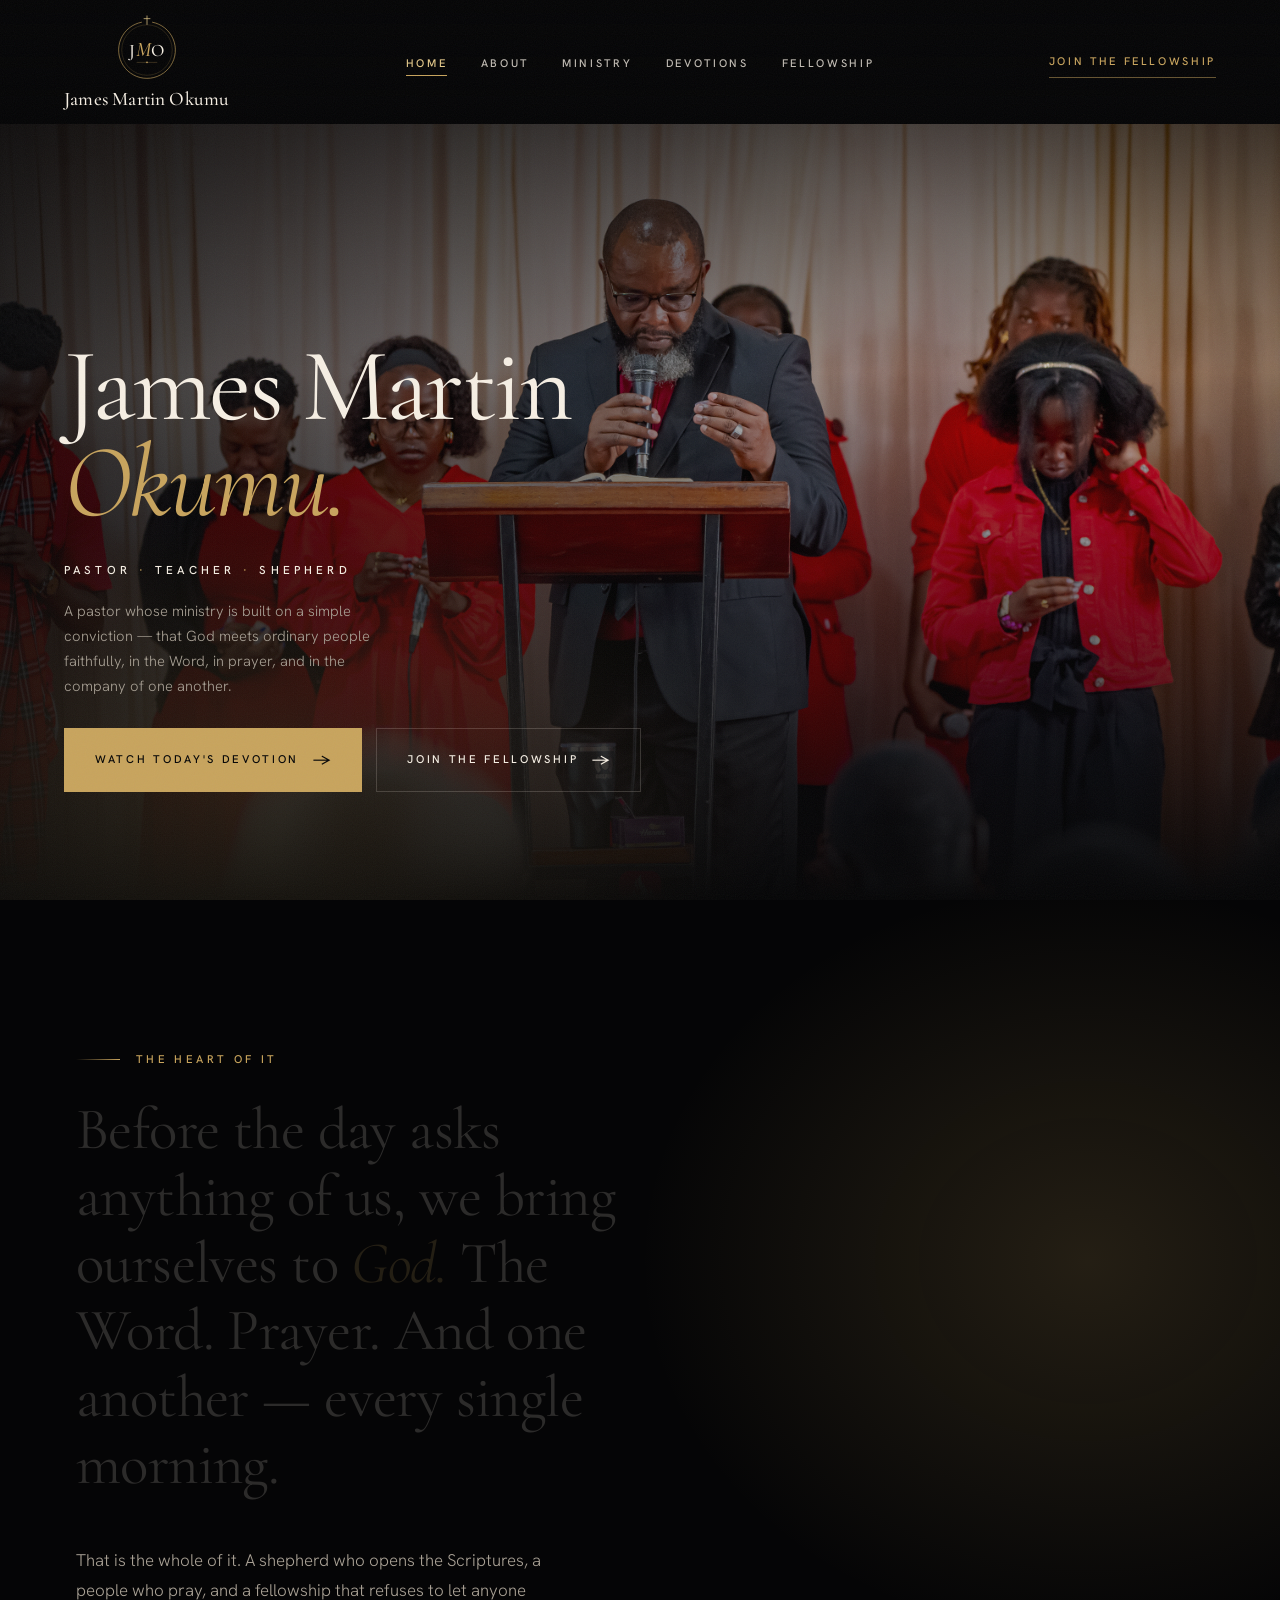
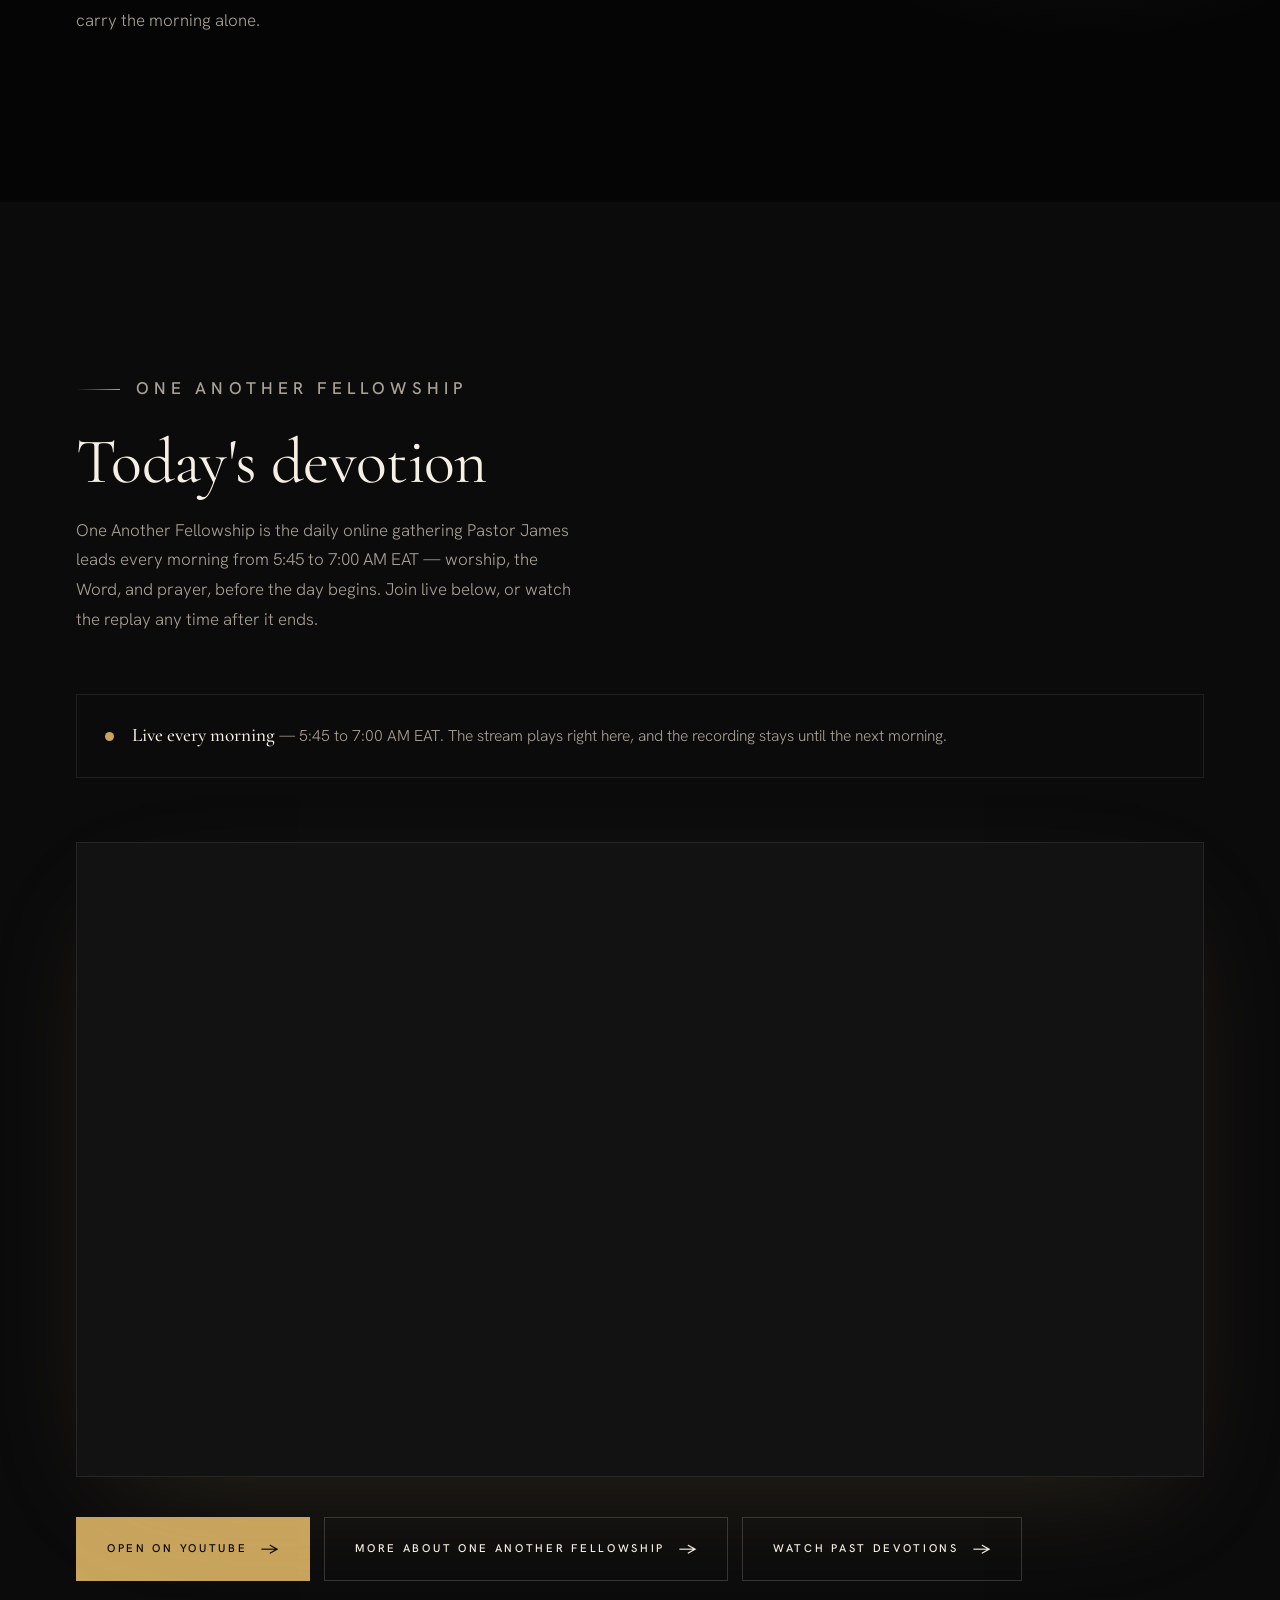
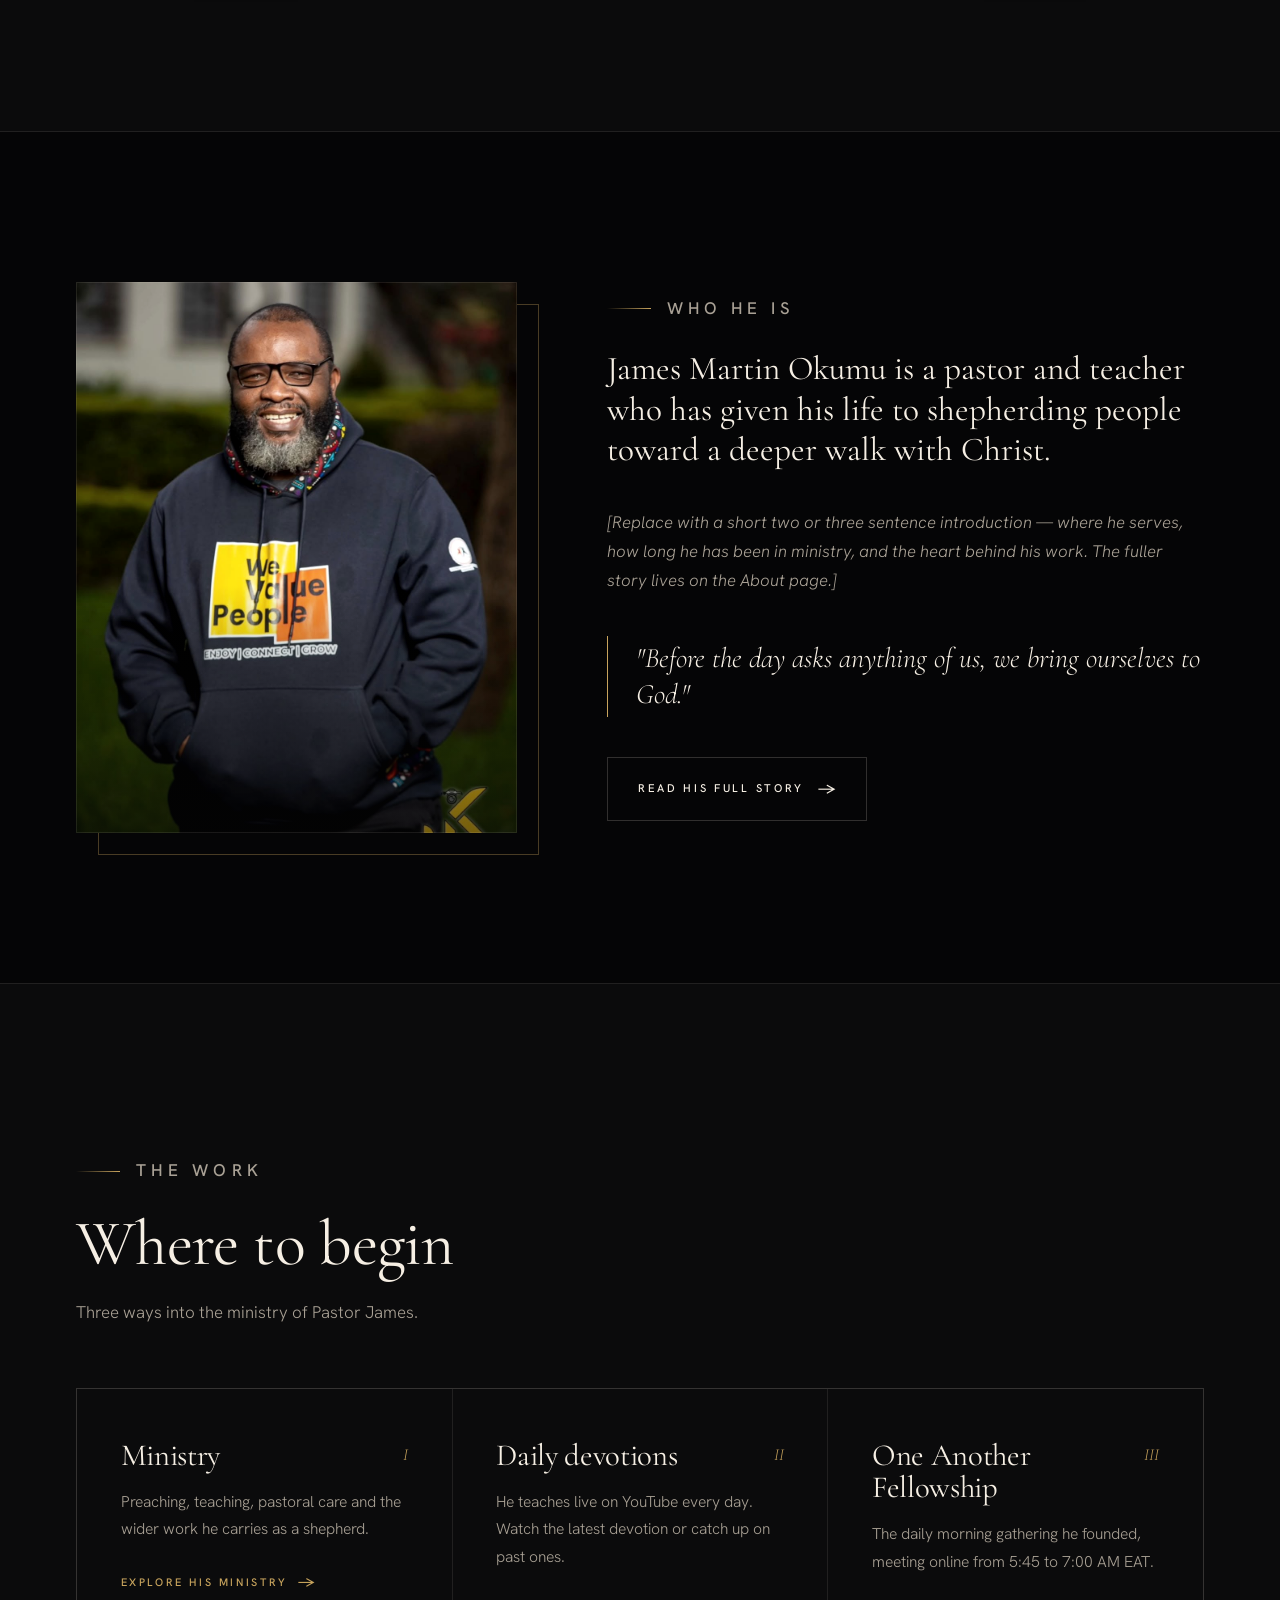
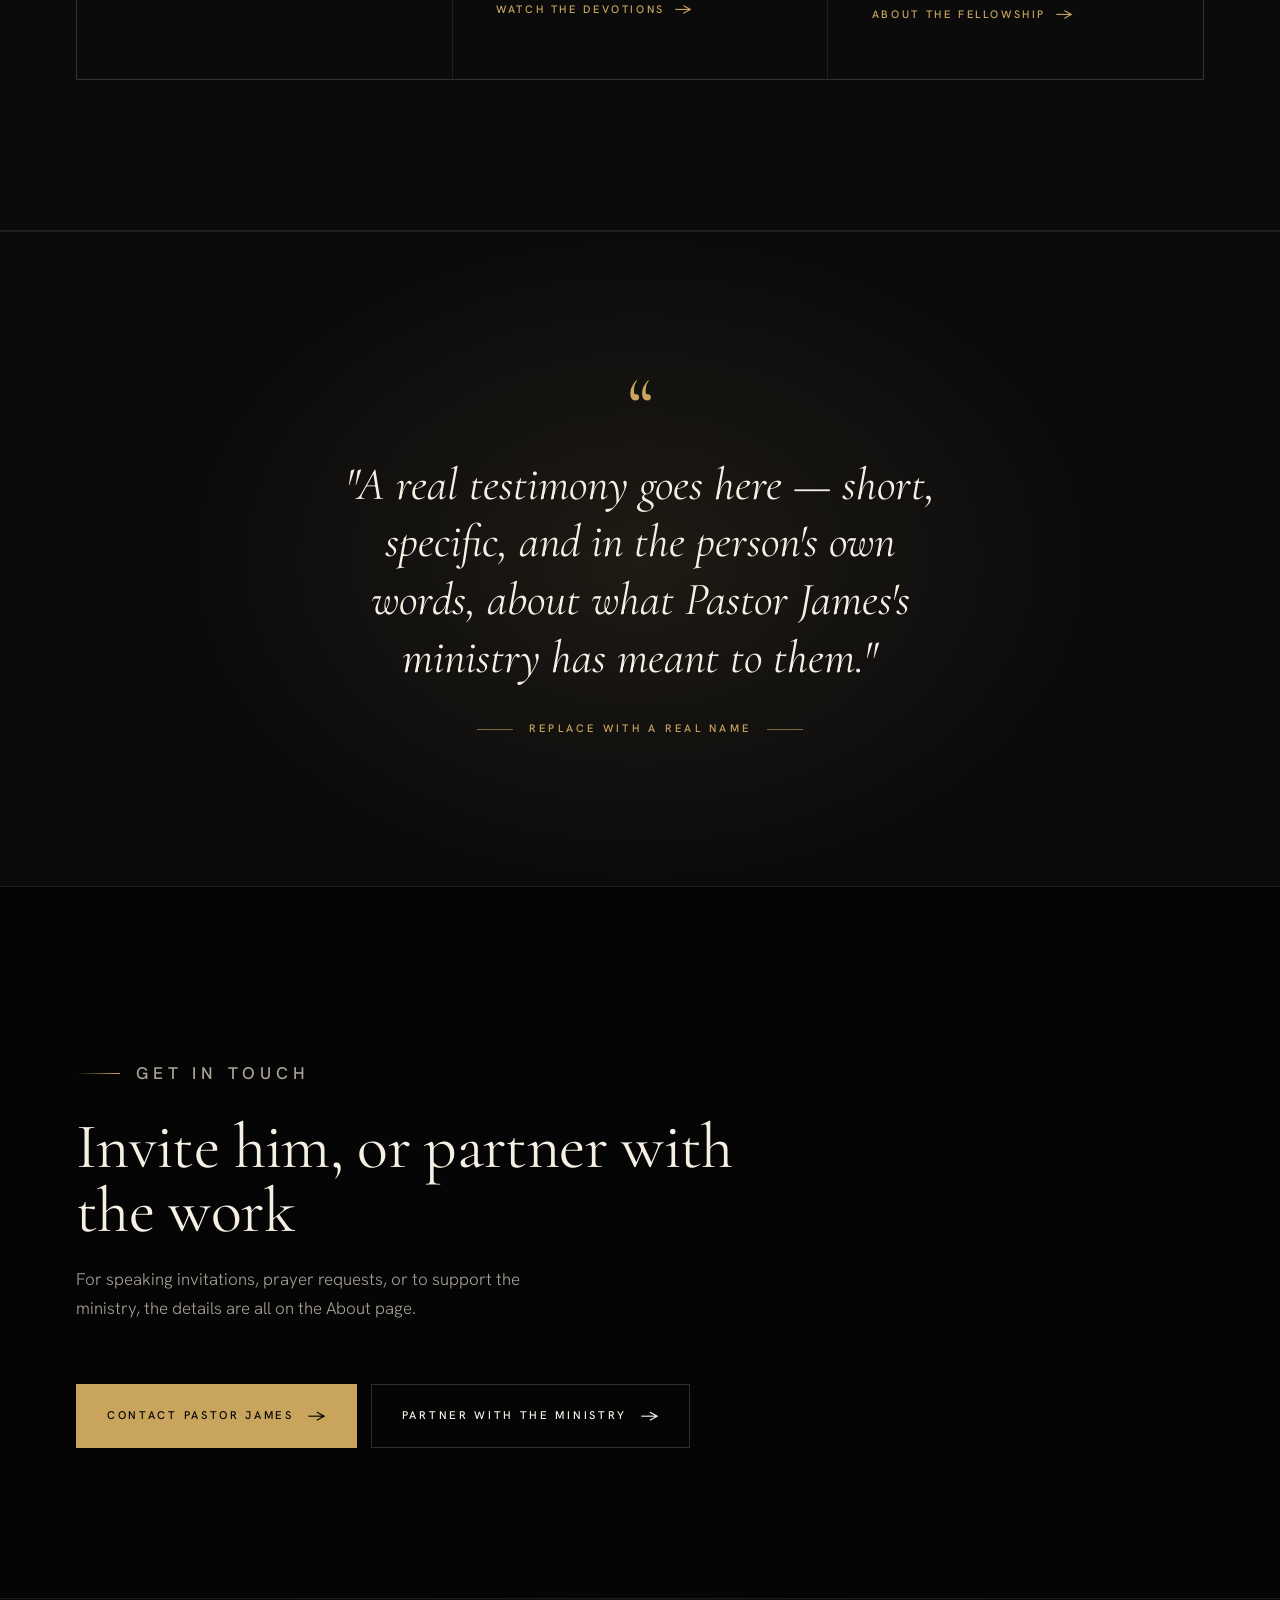
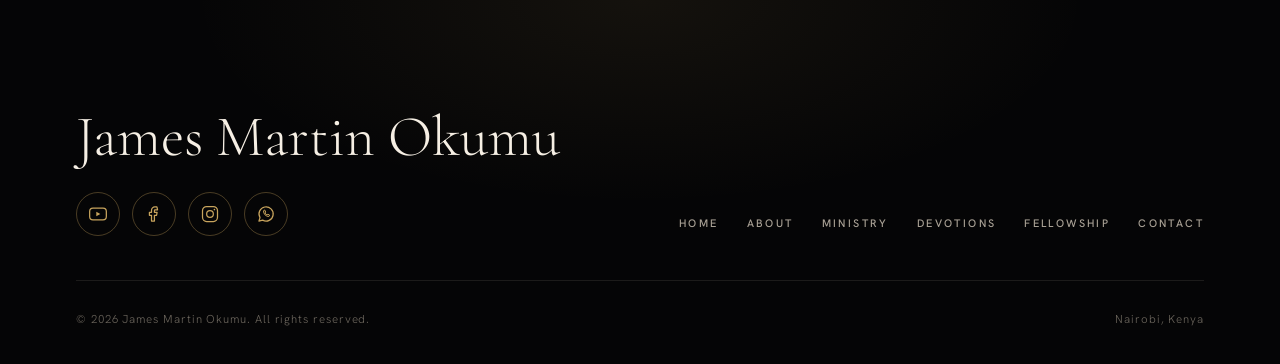
<file: docs/index.html>
<!DOCTYPE html>
<html lang="en">
<head>
<meta charset="UTF-8">
<meta name="viewport" content="width=device-width, initial-scale=1.0">
<title>James Martin Okumu — Pastor &amp; Teacher</title>
<meta name="description" content="The official website of James Martin Okumu — pastor, teacher and shepherd.">
<meta name="theme-color" content="#0D0D0B">
<link rel="icon" href="Images/jmo-logo.svg" type="image/svg+xml">
<link rel="preconnect" href="https://fonts.googleapis.com">
<link rel="preconnect" href="https://fonts.gstatic.com" crossorigin>
<link href="https://fonts.googleapis.com/css2?family=Cormorant+Garamond:ital,wght@0,400;0,500;0,600;1,400;1,500&family=Hanken+Grotesk:wght@300;400;500;600&display=swap" rel="stylesheet">
<link rel="stylesheet" href="style.css">
</head>
<body>

<header class="site-nav">
  <nav class="nav-inner" aria-label="Main">
    <a href="index.html" class="brand"><img src="Images/jmo-logo.svg" alt="" class="brand-logo"><span class="brand-name">James Martin Okumu</span></a>
    <ul class="links" id="navLinks">
      <li><a href="index.html" class="current">Home</a></li>
      <li><a href="about.html">About</a></li>
      <li><a href="ministry.html">Ministry</a></li>
      <li><a href="devotions.html">Devotions</a></li>
      <li><a href="fellowship.html">Fellowship</a></li>
      <li class="menu-cta"><a href="fellowship.html">Join the Fellowship</a></li>
    </ul>
    <a href="fellowship.html" class="nav-cta">Join the Fellowship</a>
    <button class="nav-toggle" id="navToggle" aria-label="Open menu" aria-expanded="false" aria-controls="navLinks">
      <span></span><span></span>
    </button>
  </nav>
</header>

<main>

  <!-- ============ HERO ============
       One full-width photo with a slow zoom as the page opens.

       TO CHANGE THE PHOTO: edit the data-src value below.
       (Adding more .hero-slide lines turns it back into a slideshow.)
  ================================================== -->
  <section class="hero" id="hero">
    <div class="hero-slides" id="heroSlides">
      <div class="hero-slide" data-src="Images/pj14.jpg"></div>
    </div>
    <div class="hero-scrim"></div>

    <div class="hero-inner">
      <h1>James Martin <em>Okumu.</em></h1>
      <p class="hero-role">Pastor<span>·</span>Teacher<span>·</span>Shepherd</p>
      <p class="hero-lede">
        A pastor whose ministry is built on a simple conviction — that God meets
        ordinary people faithfully, in the Word, in prayer, and in the company of
        one another.
      </p>
      <div class="btn-row">
        <a href="#devotion" class="btn btn-gold">Watch today's devotion</a>
        <a href="fellowship.html" class="btn btn-outline">Join the fellowship</a>
      </div>
    </div>

    <a href="#statement" class="scroll-cue">Keep scrolling</a>
  </section>

  <!-- ============ STATEMENT ============
       The words light up one by one as you scroll.
       Wrap any words in <em> to make them gold italic.
  ================================================== -->
  <section class="statement" id="statement">
    <div class="wrap">
      <p class="kicker">THE HEART OF IT</p>
      <p class="lit-text">
        Before the day asks anything of us, we bring ourselves to <em>God.</em>
        The Word. Prayer. And one another — every single morning.
      </p>
      <p class="after">
        That is the whole of it. A shepherd who opens the Scriptures, a people who
        pray, and a fellowship that refuses to let anyone carry the morning alone.
      </p>
    </div>
  </section>

  <!-- ============ TODAY'S DEVOTION (One Another Fellowship) ============
       A short line about One Another Fellowship, then the YouTube player.

       THIS UPDATES ITSELF — NOTHING TO EDIT DAILY.
       The player shows the newest video on Pastor James's channel
       (youtube.com/@pastajmo). While the 5:45 AM stream is live, that
       stream IS the newest video, so it plays live here. When it ends,
       the recording stays here until the next morning's stream begins.

       How: the src uses the channel's "uploads" playlist. A channel ID
       starts with UC; the uploads playlist is the same ID with UU instead.
         Channel ID:        UCQ_o4bm9EggnzsvZzTGZjMw
         Uploads playlist:  UUQ_o4bm9EggnzsvZzTGZjMw
       Only change it if the ministry moves to a different channel.
  ================================================== -->
  <section id="devotion" style="background:var(--black-2); border-bottom:1px solid var(--line);">
    <div class="wrap">
      <div class="section-head">
        <p class="kicker">ONE ANOTHER FELLOWSHIP</p>
        <h2>Today's devotion</h2>
        <p>
          One Another Fellowship is the daily online gathering Pastor James leads
          every morning from 5:45 to 7:00 AM EAT — worship, the Word, and prayer,
          before the day begins. Join live below, or watch the replay any time
          after it ends.
        </p>
      </div>

      <div class="live-banner">
        <span class="live-dot"></span>
        <span class="txt"><strong>Live every morning</strong> — 5:45 to 7:00 AM EAT. The stream plays right here, and the recording stays until the next morning.</span>
      </div>

      <div class="video-frame">
        <iframe src="https://www.youtube.com/embed/videoseries?list=UUQ_o4bm9EggnzsvZzTGZjMw" title="Today's devotion — latest from Pastor James on YouTube" allow="accelerometer; autoplay; clipboard-write; encrypted-media; gyroscope; picture-in-picture; web-share" referrerpolicy="strict-origin-when-cross-origin" allowfullscreen></iframe>
      </div>

      <div class="btn-row">
        <a href="https://www.youtube.com/@pastajmo/streams" target="_blank" rel="noopener" class="btn btn-gold">Open on YouTube</a>
        <a href="fellowship.html" class="btn btn-outline">More about One Another Fellowship</a>
        <a href="devotions.html" class="btn btn-outline">Watch past devotions</a>
      </div>
    </div>
  </section>

  <!-- ============ INTRO ============ -->
  <section>
    <div class="wrap">
      <div class="split">
        <div class="split-media">
          <div class="photo">
            <img src="Images/pj4.jpeg" alt="Pastor James Martin Okumu">
            <div class="ph-note">images/portrait.jpg<br><small>portrait, 4:5</small></div>
          </div>
        </div>
        <div class="body-copy">
          <p class="kicker">WHO HE IS</p>
          <p class="lead">
            James Martin Okumu is a pastor and teacher who has given his life to
            shepherding people toward a deeper walk with Christ.
          </p>
          <p>
            <em>[Replace with a short two or three sentence introduction — where he
            serves, how long he has been in ministry, and the heart behind his work.
            The fuller story lives on the About page.]</em>
          </p>
          <p class="pull">"Before the day asks anything of us, we bring ourselves to God."</p>
          <div class="btn-row">
            <a href="about.html" class="btn btn-outline">Read his full story</a>
          </div>
        </div>
      </div>
    </div>
  </section>

  <!-- ============ THREE DOORS ============ -->
  <section class="alt-bg" style="background:var(--black-2); border-top:1px solid var(--line); border-bottom:1px solid var(--line);">
    <div class="wrap">
      <div class="section-head">
        <p class="kicker">THE WORK</p>
        <h2>Where to begin</h2>
        <p>Three ways into the ministry of Pastor James.</p>
      </div>
      <div class="grid-3 alt-bg">
        <div class="cell">
          <h3>Ministry</h3>
          <p>Preaching, teaching, pastoral care and the wider work he carries as a shepherd.</p>
          <a href="ministry.html" class="more">Explore his ministry</a>
        </div>
        <div class="cell">
          <h3>Daily devotions</h3>
          <p>He teaches live on YouTube every day. Watch the latest devotion or catch up on past ones.</p>
          <a href="devotions.html" class="more">Watch the devotions</a>
        </div>
        <div class="cell">
          <h3>One Another Fellowship</h3>
          <p>The daily morning gathering he founded, meeting online from 5:45 to 7:00 AM EAT.</p>
          <a href="fellowship.html" class="more">About the fellowship</a>
        </div>
      </div>
    </div>
  </section>

  <!-- ============ TESTIMONY ============ -->
  <section class="testimony">
    <div class="wrap">
      <blockquote>
        "A real testimony goes here — short, specific, and in the person's own words,
        about what Pastor James's ministry has meant to them."
        <cite>REPLACE WITH A REAL NAME</cite>
      </blockquote>
    </div>
  </section>

  <!-- ============ CTA ============ -->
  <section>
    <div class="wrap">
      <div class="section-head">
        <p class="kicker">GET IN TOUCH</p>
        <h2>Invite him, or partner with the work</h2>
        <p>
          For speaking invitations, prayer requests, or to support the ministry,
          the details are all on the About page.
        </p>
      </div>
      <div class="btn-row" style="margin-top:0;">
        <a href="about.html#contact" class="btn btn-gold">Contact Pastor James</a>
        <a href="about.html#partner" class="btn btn-outline">Partner with the ministry</a>
      </div>
    </div>
  </section>

</main>

<footer>
  <div class="wrap">
    <div class="footer-top">
      <div>
        <div class="footer-brand">James Martin Okumu</div>
        <ul class="socials">
          <li><a href="https://youtube.com/@pastajmo?si=jwKkBSvHOU5rkGLG" target="_blank" rel="noopener" aria-label="YouTube" title="YouTube"><svg viewBox="0 0 24 24" aria-hidden="true" fill="none" stroke="currentColor" stroke-width="1.5" stroke-linecap="round" stroke-linejoin="round"><rect x="2" y="5" width="20" height="14" rx="4"/><path d="M10 9.2v5.6l4.8-2.8z" fill="currentColor" stroke="none"/></svg></a></li>
          <li><a href="https://www.facebook.com/share/1CH9xJ3EPk/?mibextid=wwXIfr" target="_blank" rel="noopener" aria-label="Facebook" title="Facebook"><svg viewBox="0 0 24 24" aria-hidden="true" fill="none" stroke="currentColor" stroke-width="1.5" stroke-linecap="round" stroke-linejoin="round"><path d="M15.5 3.5H13a4 4 0 0 0-4 4V10H6.5v3.5H9v7h3.5v-7h2.6l.6-3.5h-3.2V8a1 1 0 0 1 1-1h2.8z"/></svg></a></li>
          <li><a href="https://www.instagram.com/pastajmo_?stkn=NXFvdDA4YzVlY3pz" target="_blank" rel="noopener" aria-label="Instagram" title="Instagram"><svg viewBox="0 0 24 24" aria-hidden="true" fill="none" stroke="currentColor" stroke-width="1.5" stroke-linecap="round" stroke-linejoin="round"><rect x="3" y="3" width="18" height="18" rx="5"/><circle cx="12" cy="12" r="4"/><circle cx="17.3" cy="6.7" r="1" fill="currentColor" stroke="none"/></svg></a></li>
          <li><a href="https://wa.me/254716153771" target="_blank" rel="noopener" aria-label="WhatsApp" title="WhatsApp"><svg viewBox="0 0 24 24" aria-hidden="true" fill="none" stroke="currentColor" stroke-width="1.5" stroke-linecap="round" stroke-linejoin="round"><path d="M3.5 20.5l1.3-4.2A8.5 8.5 0 1 1 8 19.4z"/><path d="M9 8.6c0 3.5 2.9 6.4 6.4 6.4l1-1.6-2.2-1.1-1 .9a5 5 0 0 1-2.4-2.4l.9-1-1.1-2.2z" stroke-width="1.2"/></svg></a></li>
        </ul>
      </div>
      <ul class="footer-links">
        <li><a href="index.html">Home</a></li>
        <li><a href="about.html">About</a></li>
        <li><a href="ministry.html">Ministry</a></li>
        <li><a href="devotions.html">Devotions</a></li>
        <li><a href="fellowship.html">Fellowship</a></li>
        <li><a href="about.html#contact">Contact</a></li>
      </ul>
    </div>
    <div class="footer-bottom">
      <span>&copy; <span id="year"></span> James Martin Okumu. All rights reserved.</span>
      <span>Nairobi, Kenya</span>
    </div>
  </div>
</footer>

<script src="main.js"></script>
</body>
</html>
</file>
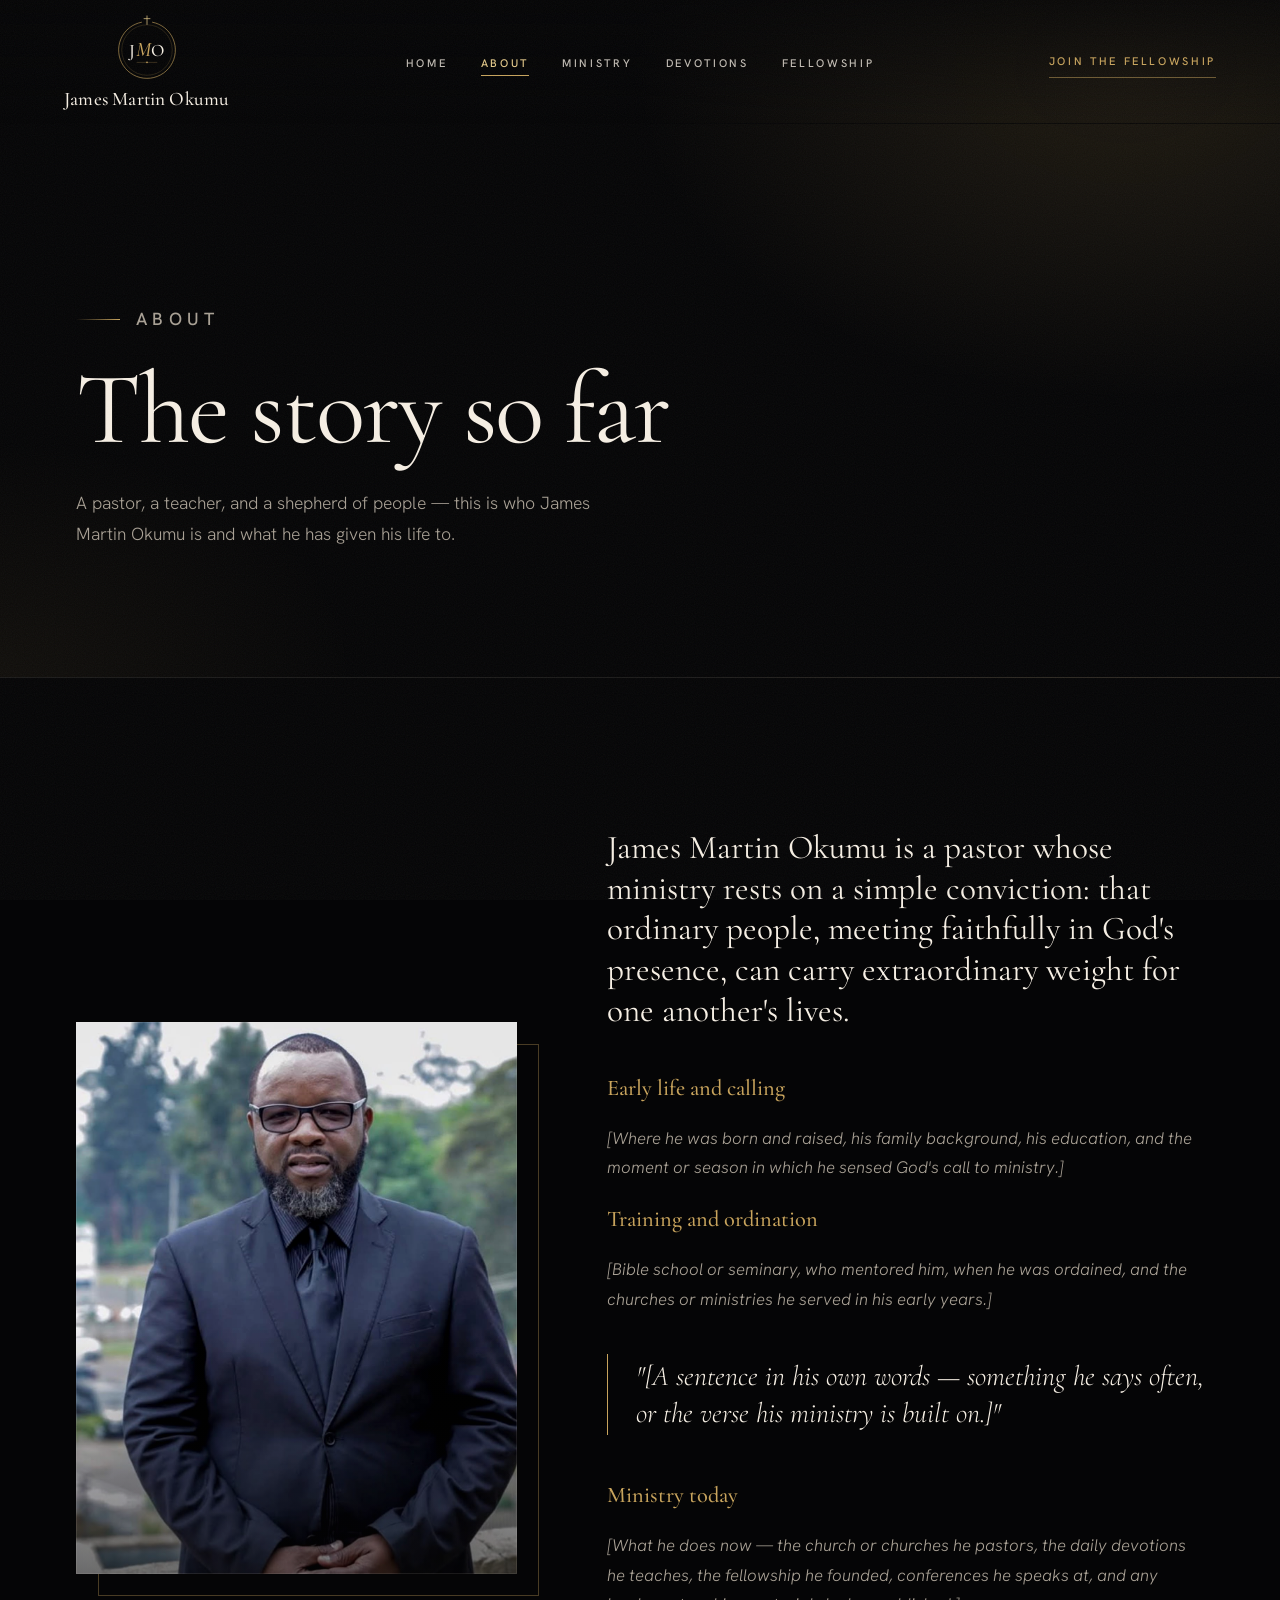
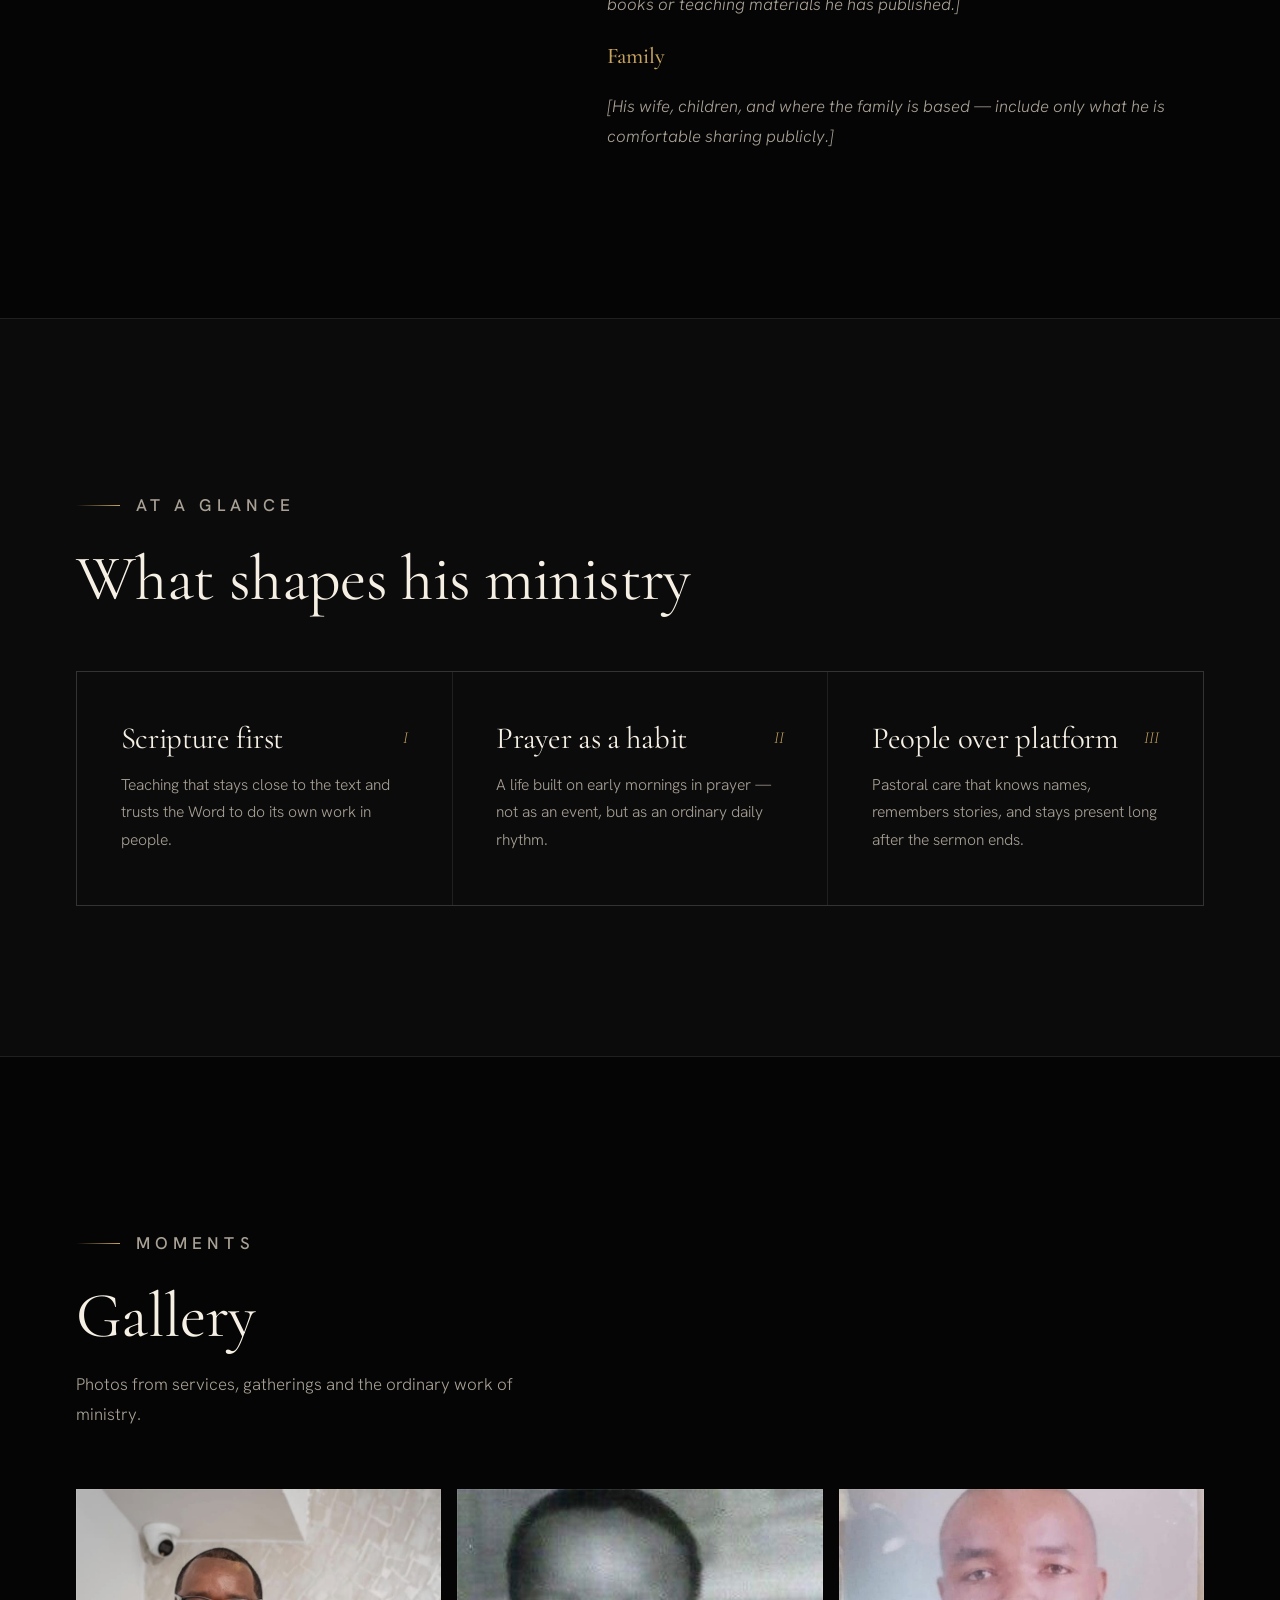
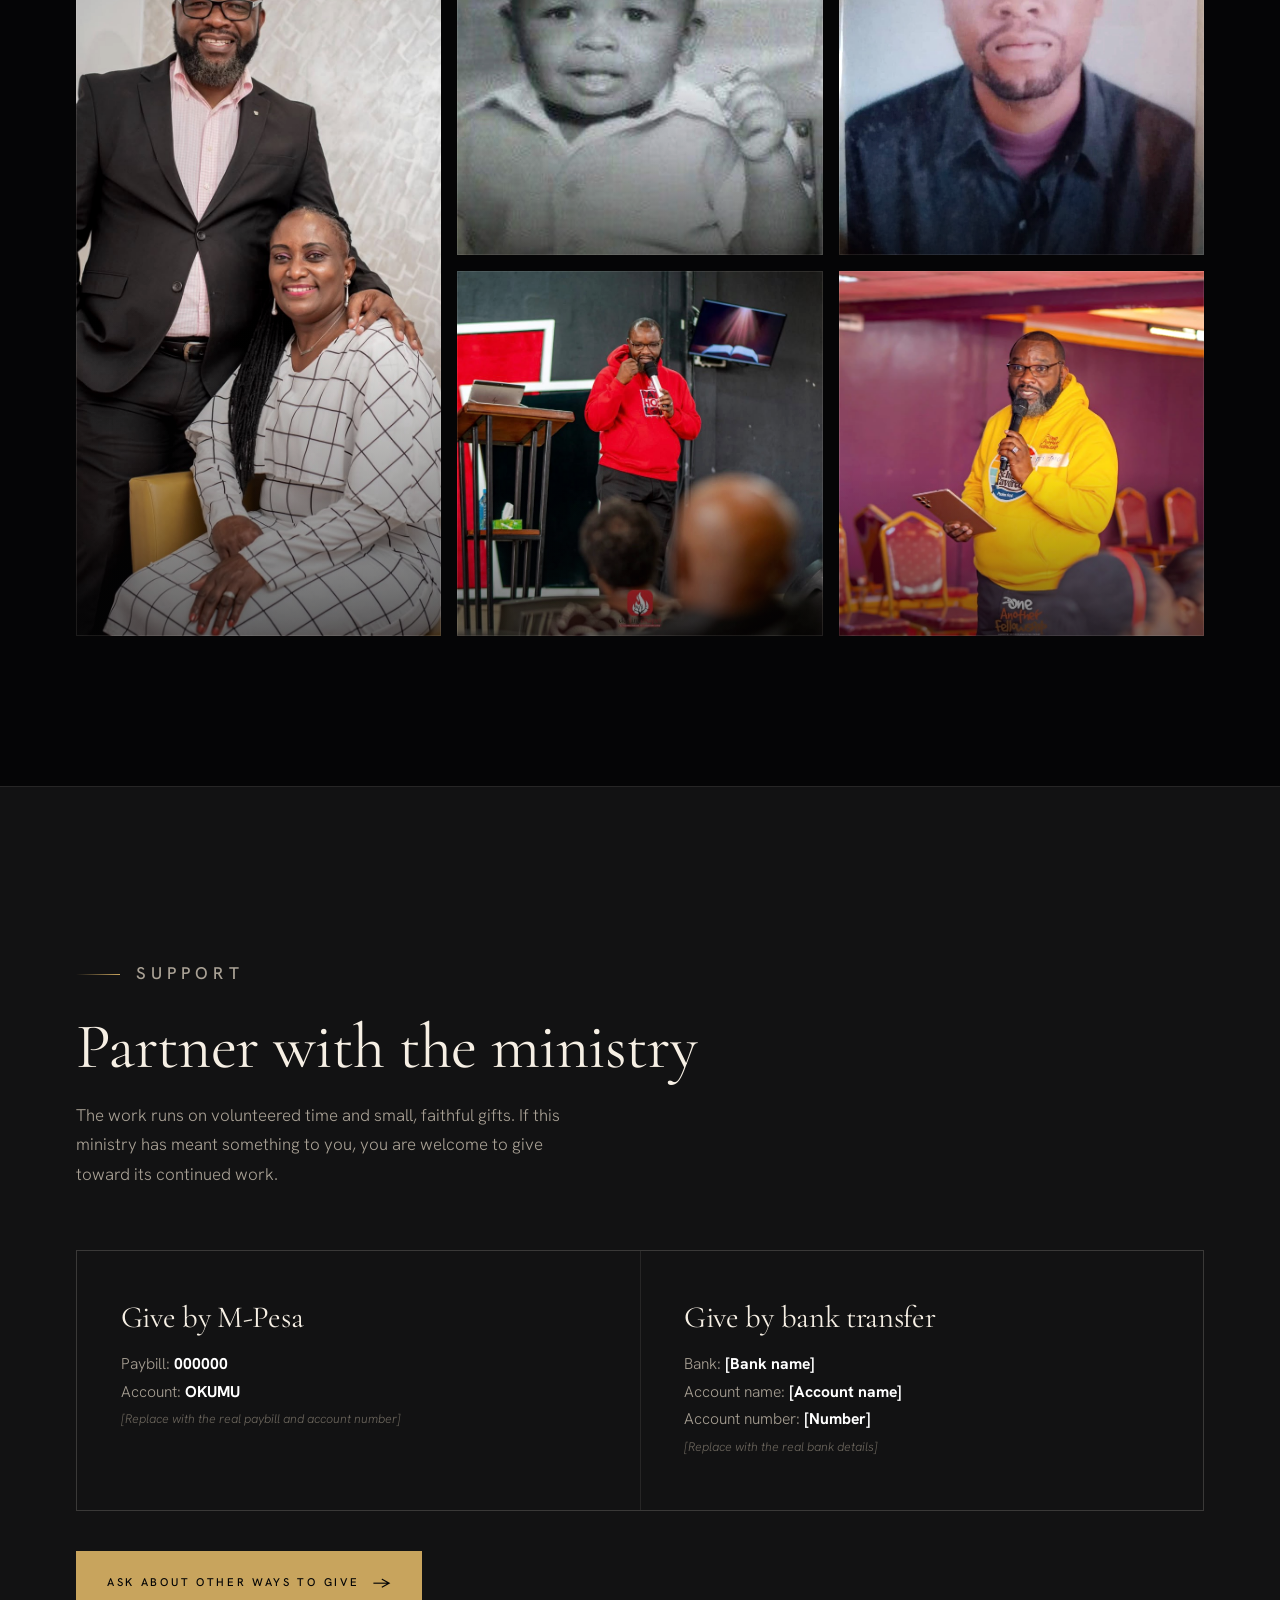
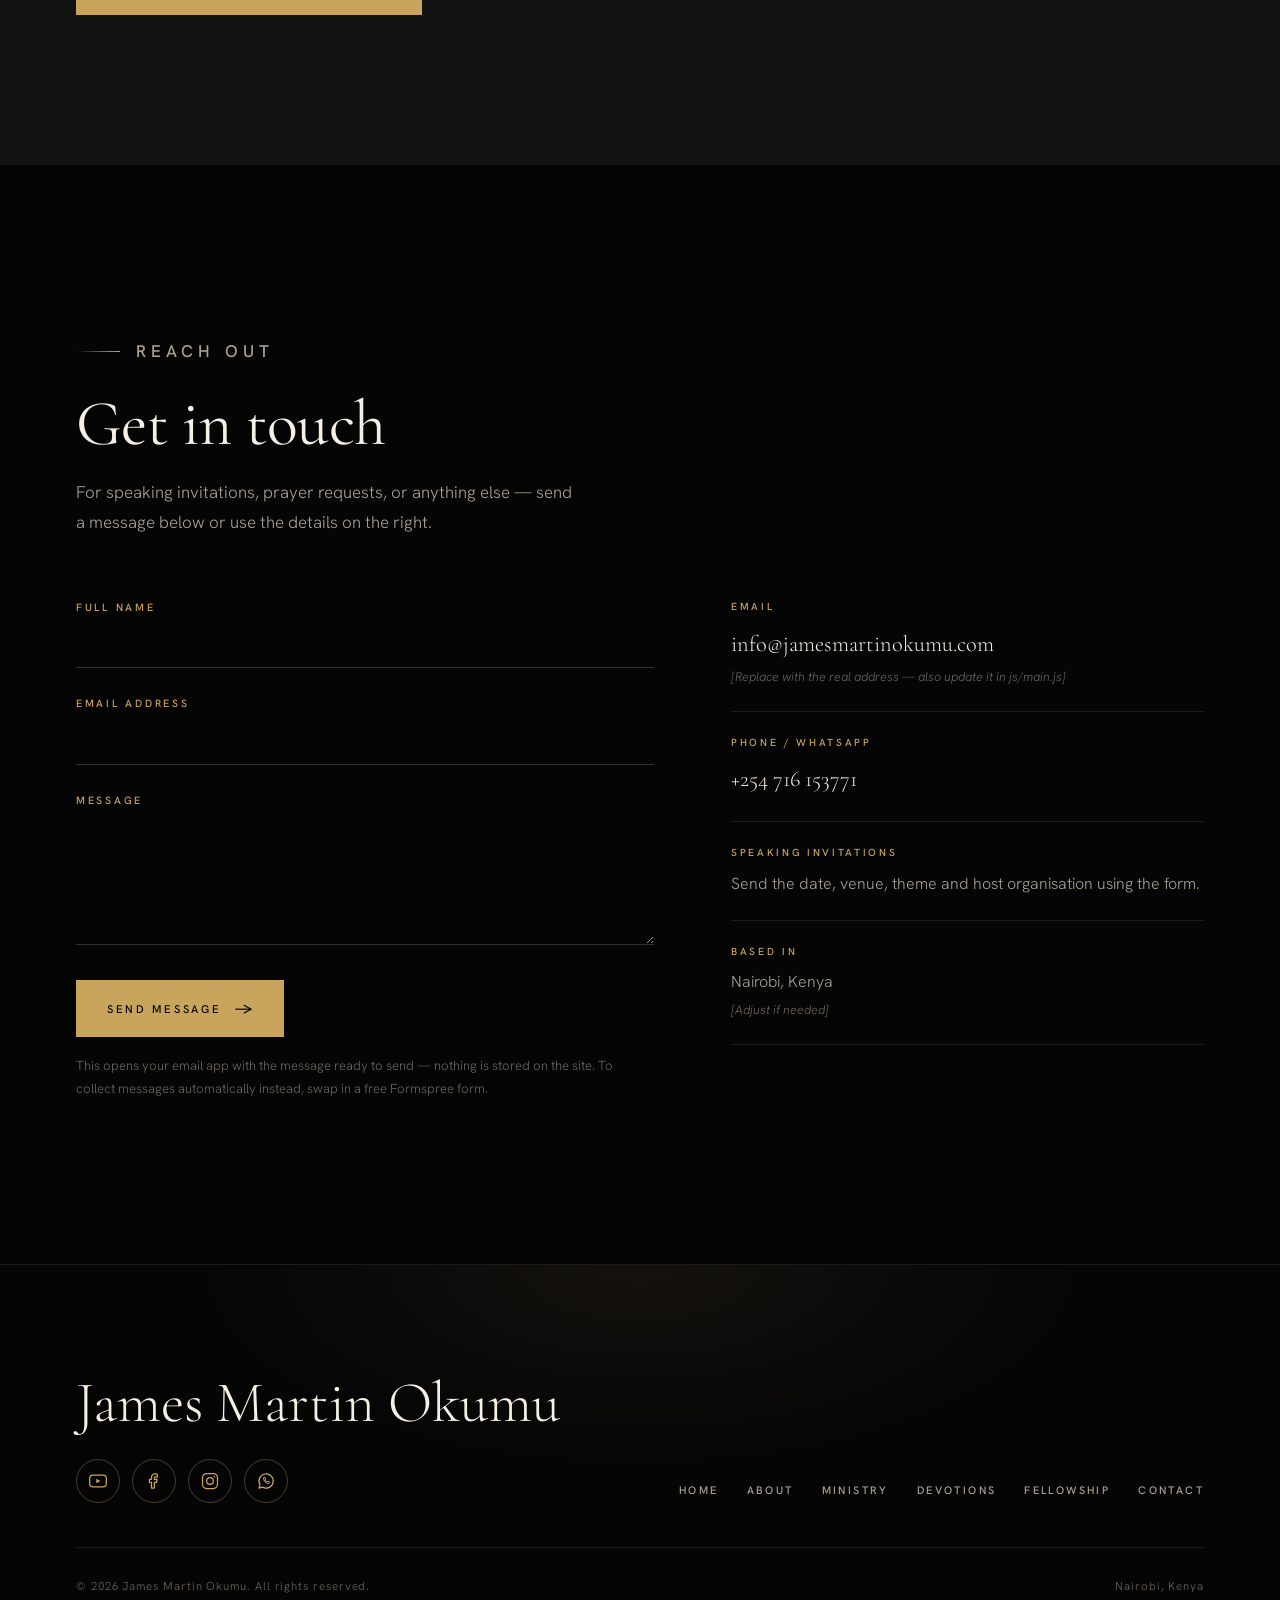
<file: docs/about.html>
<!DOCTYPE html>
<html lang="en">
<head>
<meta charset="UTF-8">
<meta name="viewport" content="width=device-width, initial-scale=1.0">
<title>About — James Martin Okumu</title>
<meta name="description" content="The story of James Martin Okumu — pastor, teacher and shepherd.">
<meta name="theme-color" content="#0D0D0B">
<link rel="icon" href="Images/jmo-logo.svg" type="image/svg+xml">
<link rel="preconnect" href="https://fonts.googleapis.com">
<link rel="preconnect" href="https://fonts.gstatic.com" crossorigin>
<link href="https://fonts.googleapis.com/css2?family=Cormorant+Garamond:ital,wght@0,400;0,500;0,600;1,400;1,500&family=Hanken+Grotesk:wght@300;400;500;600&display=swap" rel="stylesheet">
<link rel="stylesheet" href="style.css">
</head>
<body>

<header class="site-nav">
  <nav class="nav-inner" aria-label="Main">
    <a href="index.html" class="brand"><img src="Images/jmo-logo.svg" alt="" class="brand-logo"><span class="brand-name">James Martin Okumu</span></a>
    <ul class="links" id="navLinks">
      <li><a href="index.html">Home</a></li>
      <li><a href="about.html" class="current">About</a></li>
      <li><a href="ministry.html">Ministry</a></li>
      <li><a href="devotions.html">Devotions</a></li>
      <li><a href="fellowship.html">Fellowship</a></li>
      <li class="menu-cta"><a href="fellowship.html">Join the Fellowship</a></li>
    </ul>
    <a href="fellowship.html" class="nav-cta">Join the Fellowship</a>
    <button class="nav-toggle" id="navToggle" aria-label="Open menu" aria-expanded="false" aria-controls="navLinks">
      <span></span><span></span>
    </button>
  </nav>
</header>

<main>

  <div class="page-head">
    <div class="wrap">
      <p class="kicker">ABOUT</p>
      <h1>The story so far</h1>
      <p>A pastor, a teacher, and a shepherd of people — this is who James Martin Okumu is and what he has given his life to.</p>
    </div>
  </div>

  <!-- ============ BIOGRAPHY ============ -->
  <section>
    <div class="wrap">
      <div class="split">
        <div class="split-media">
          <div class="photo">
            <img src="Images/pj8.jpeg" alt="Pastor James Martin Okumu">
            <div class="ph-note">images/about-portrait.jpg<br><small>portrait, 4:5</small></div>
          </div>
        </div>
        <div class="body-copy">
          <p class="lead">
            James Martin Okumu is a pastor whose ministry rests on a simple conviction:
            that ordinary people, meeting faithfully in God's presence, can carry
            extraordinary weight for one another's lives.
          </p>

          <p><strong style="color:var(--gold); font-weight:500;">Early life and calling</strong></p>
          <p>
            <em>[Where he was born and raised, his family background, his education,
            and the moment or season in which he sensed God's call to ministry.]</em>
          </p>

          <p><strong style="color:var(--gold); font-weight:500;">Training and ordination</strong></p>
          <p>
            <em>[Bible school or seminary, who mentored him, when he was ordained,
            and the churches or ministries he served in his early years.]</em>
          </p>

          <p class="pull">"[A sentence in his own words — something he says often, or the verse his ministry is built on.]"</p>

          <p><strong style="color:var(--gold); font-weight:500;">Ministry today</strong></p>
          <p>
            <em>[What he does now — the church or churches he pastors, the daily
            devotions he teaches, the fellowship he founded, conferences he speaks at,
            and any books or teaching materials he has published.]</em>
          </p>

          <p><strong style="color:var(--gold); font-weight:500;">Family</strong></p>
          <p>
            <em>[His wife, children, and where the family is based — include only
            what he is comfortable sharing publicly.]</em>
          </p>
        </div>
      </div>
    </div>
  </section>

  <!-- ============ AT A GLANCE ============ -->
  <section style="background:var(--black-2); border-top:1px solid var(--line); border-bottom:1px solid var(--line);">
    <div class="wrap">
      <div class="section-head">
        <p class="kicker">AT A GLANCE</p>
        <h2>What shapes his ministry</h2>
      </div>
      <div class="grid-3 alt-bg">
        <div class="cell">
          <h3>Scripture first</h3>
          <p>Teaching that stays close to the text and trusts the Word to do its own work in people.</p>
        </div>
        <div class="cell">
          <h3>Prayer as a habit</h3>
          <p>A life built on early mornings in prayer — not as an event, but as an ordinary daily rhythm.</p>
        </div>
        <div class="cell">
          <h3>People over platform</h3>
          <p>Pastoral care that knows names, remembers stories, and stays present long after the sermon ends.</p>
        </div>
      </div>
    </div>
  </section>

  <!-- ============ GALLERY ============ -->
  <section>
    <div class="wrap">
      <div class="section-head">
        <p class="kicker">MOMENTS</p>
        <h2>Gallery</h2>
        <p>Photos from services, gatherings and the ordinary work of ministry.</p>
      </div>
      <div class="gallery-grid">
        <div class="photo tall">
          <img src="Images/pj7.jpeg" alt="">
          <div class="ph-note">images/gallery-1.jpg<br><small>tall, 1:2</small></div>
        </div>
        <div class="photo"><img src="Images/pj12.jpeg" alt=""><div class="ph-note">images/gallery-2.jpg</div></div>
        <div class="photo"><img src="Images/pj13.jpeg" alt=""><div class="ph-note">images/gallery-3.jpg</div></div>
        <div class="photo"><img src="Images/pj3.jpeg" alt=""><div class="ph-note">images/gallery-4.jpg</div></div>
        <div class="photo"><img src="Images/pj2.jpeg" alt=""><div class="ph-note">images/gallery-5.jpg</div></div>
      </div>
    </div>
  </section>

  <!-- ============ PARTNER ============ -->
  <section id="partner" style="background:var(--black-3); border-top:1px solid var(--line);">
    <div class="wrap">
      <div class="section-head">
        <p class="kicker">SUPPORT</p>
        <h2>Partner with the ministry</h2>
        <p>
          The work runs on volunteered time and small, faithful gifts. If this ministry
          has meant something to you, you are welcome to give toward its continued work.
        </p>
      </div>
      <div class="grid-2">
        <div class="cell" style="background:var(--black-3);">
          <h3>Give by M-Pesa</h3>
          <p>
            Paybill: <strong style="color:#fff;">000000</strong><br>
            Account: <strong style="color:#fff;">OKUMU</strong>
          </p>
          <span class="todo">[Replace with the real paybill and account number]</span>
        </div>
        <div class="cell" style="background:var(--black-3);">
          <h3>Give by bank transfer</h3>
          <p>
            Bank: <strong style="color:#fff;">[Bank name]</strong><br>
            Account name: <strong style="color:#fff;">[Account name]</strong><br>
            Account number: <strong style="color:#fff;">[Number]</strong>
          </p>
          <span class="todo">[Replace with the real bank details]</span>
        </div>
      </div>
      <div class="btn-row">
        <a href="#contact" class="btn btn-gold">Ask about other ways to give</a>
      </div>
    </div>
  </section>

  <!-- ============ CONTACT ============ -->
  <section id="contact">
    <div class="wrap">
      <div class="section-head">
        <p class="kicker">REACH OUT</p>
        <h2>Get in touch</h2>
        <p>For speaking invitations, prayer requests, or anything else — send a message below or use the details on the right.</p>
      </div>
      <div class="contact-grid">
        <form id="contactForm">
          <div class="field">
            <label for="name">FULL NAME</label>
            <input type="text" id="name" name="name" required>
          </div>
          <div class="field">
            <label for="email">EMAIL ADDRESS</label>
            <input type="email" id="email" name="email" required>
          </div>
          <div class="field">
            <label for="message">MESSAGE</label>
            <textarea id="message" name="message" required></textarea>
          </div>
          <button type="submit" class="btn btn-gold">Send message</button>
          <p class="form-note">
            This opens your email app with the message ready to send — nothing is stored
            on the site. To collect messages automatically instead, swap in a free
            Formspree form.
          </p>
        </form>

        <ul class="info-list">
          <li>
            <span class="lbl">EMAIL</span>
            <a href="mailto:info@jamesmartinokumu.com">info@jamesmartinokumu.com</a>
            <span class="todo">[Replace with the real address — also update it in js/main.js]</span>
          </li>
          <li>
            <span class="lbl">PHONE / WHATSAPP</span>
            <a href="https://wa.me/254716153771" target="_blank" rel="noopener">+254 716 153771</a>
          </li>
          <li>
            <span class="lbl">SPEAKING INVITATIONS</span>
            Send the date, venue, theme and host organisation using the form.
          </li>
          <li>
            <span class="lbl">BASED IN</span>
            Nairobi, Kenya
            <span class="todo">[Adjust if needed]</span>
          </li>
        </ul>
      </div>
    </div>
  </section>

</main>

<footer>
  <div class="wrap">
    <div class="footer-top">
      <div>
        <div class="footer-brand">James Martin Okumu</div>
        <ul class="socials">
          <li><a href="https://youtube.com/@pastajmo?si=jwKkBSvHOU5rkGLG" target="_blank" rel="noopener" aria-label="YouTube" title="YouTube"><svg viewBox="0 0 24 24" aria-hidden="true" fill="none" stroke="currentColor" stroke-width="1.5" stroke-linecap="round" stroke-linejoin="round"><rect x="2" y="5" width="20" height="14" rx="4"/><path d="M10 9.2v5.6l4.8-2.8z" fill="currentColor" stroke="none"/></svg></a></li>
          <li><a href="https://www.facebook.com/share/1CH9xJ3EPk/?mibextid=wwXIfr" target="_blank" rel="noopener" aria-label="Facebook" title="Facebook"><svg viewBox="0 0 24 24" aria-hidden="true" fill="none" stroke="currentColor" stroke-width="1.5" stroke-linecap="round" stroke-linejoin="round"><path d="M15.5 3.5H13a4 4 0 0 0-4 4V10H6.5v3.5H9v7h3.5v-7h2.6l.6-3.5h-3.2V8a1 1 0 0 1 1-1h2.8z"/></svg></a></li>
          <li><a href="https://www.instagram.com/pastajmo_?stkn=NXFvdDA4YzVlY3pz" target="_blank" rel="noopener" aria-label="Instagram" title="Instagram"><svg viewBox="0 0 24 24" aria-hidden="true" fill="none" stroke="currentColor" stroke-width="1.5" stroke-linecap="round" stroke-linejoin="round"><rect x="3" y="3" width="18" height="18" rx="5"/><circle cx="12" cy="12" r="4"/><circle cx="17.3" cy="6.7" r="1" fill="currentColor" stroke="none"/></svg></a></li>
          <li><a href="https://wa.me/254716153771" target="_blank" rel="noopener" aria-label="WhatsApp" title="WhatsApp"><svg viewBox="0 0 24 24" aria-hidden="true" fill="none" stroke="currentColor" stroke-width="1.5" stroke-linecap="round" stroke-linejoin="round"><path d="M3.5 20.5l1.3-4.2A8.5 8.5 0 1 1 8 19.4z"/><path d="M9 8.6c0 3.5 2.9 6.4 6.4 6.4l1-1.6-2.2-1.1-1 .9a5 5 0 0 1-2.4-2.4l.9-1-1.1-2.2z" stroke-width="1.2"/></svg></a></li>
        </ul>
      </div>
      <ul class="footer-links">
        <li><a href="index.html">Home</a></li>
        <li><a href="about.html">About</a></li>
        <li><a href="ministry.html">Ministry</a></li>
        <li><a href="devotions.html">Devotions</a></li>
        <li><a href="fellowship.html">Fellowship</a></li>
        <li><a href="about.html#contact">Contact</a></li>
      </ul>
    </div>
    <div class="footer-bottom">
      <span>&copy; <span id="year"></span> James Martin Okumu. All rights reserved.</span>
      <span>Nairobi, Kenya</span>
    </div>
  </div>
</footer>

<script src="main.js"></script>
</body>
</html>
</file>
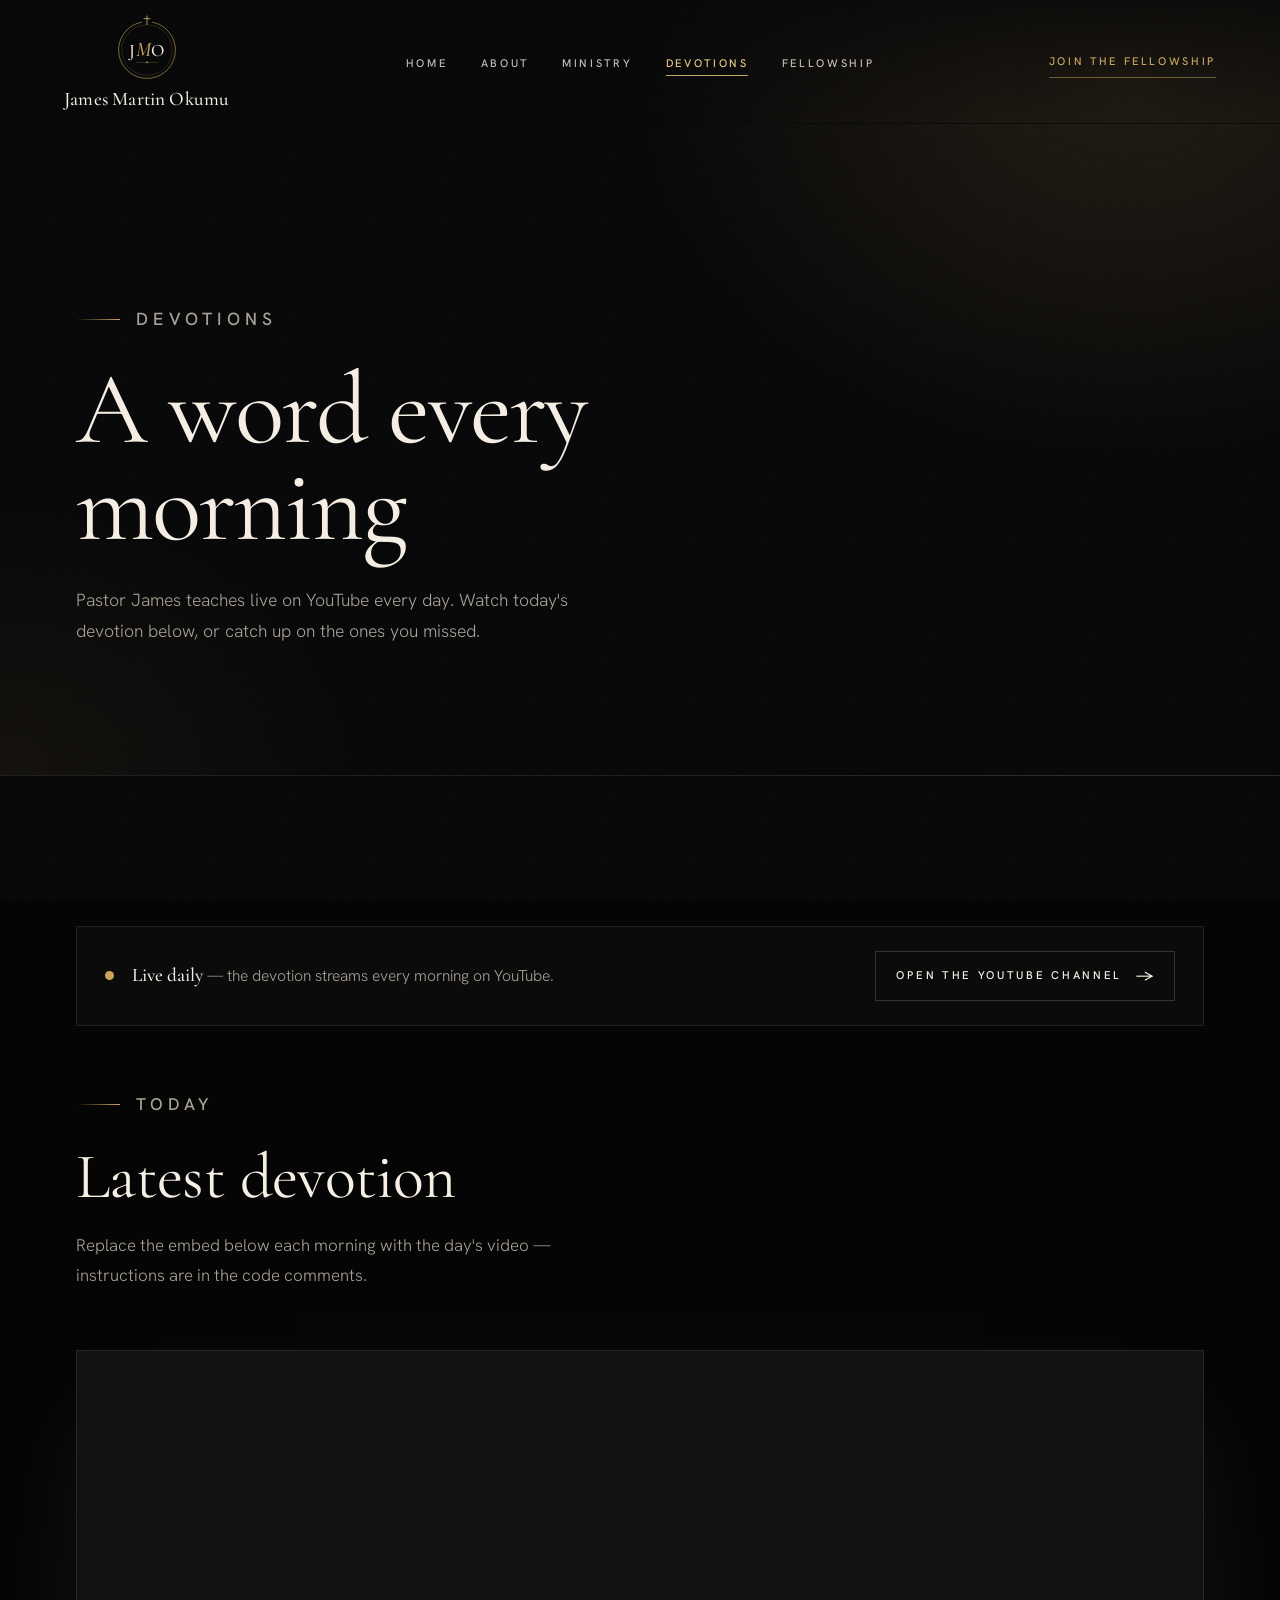
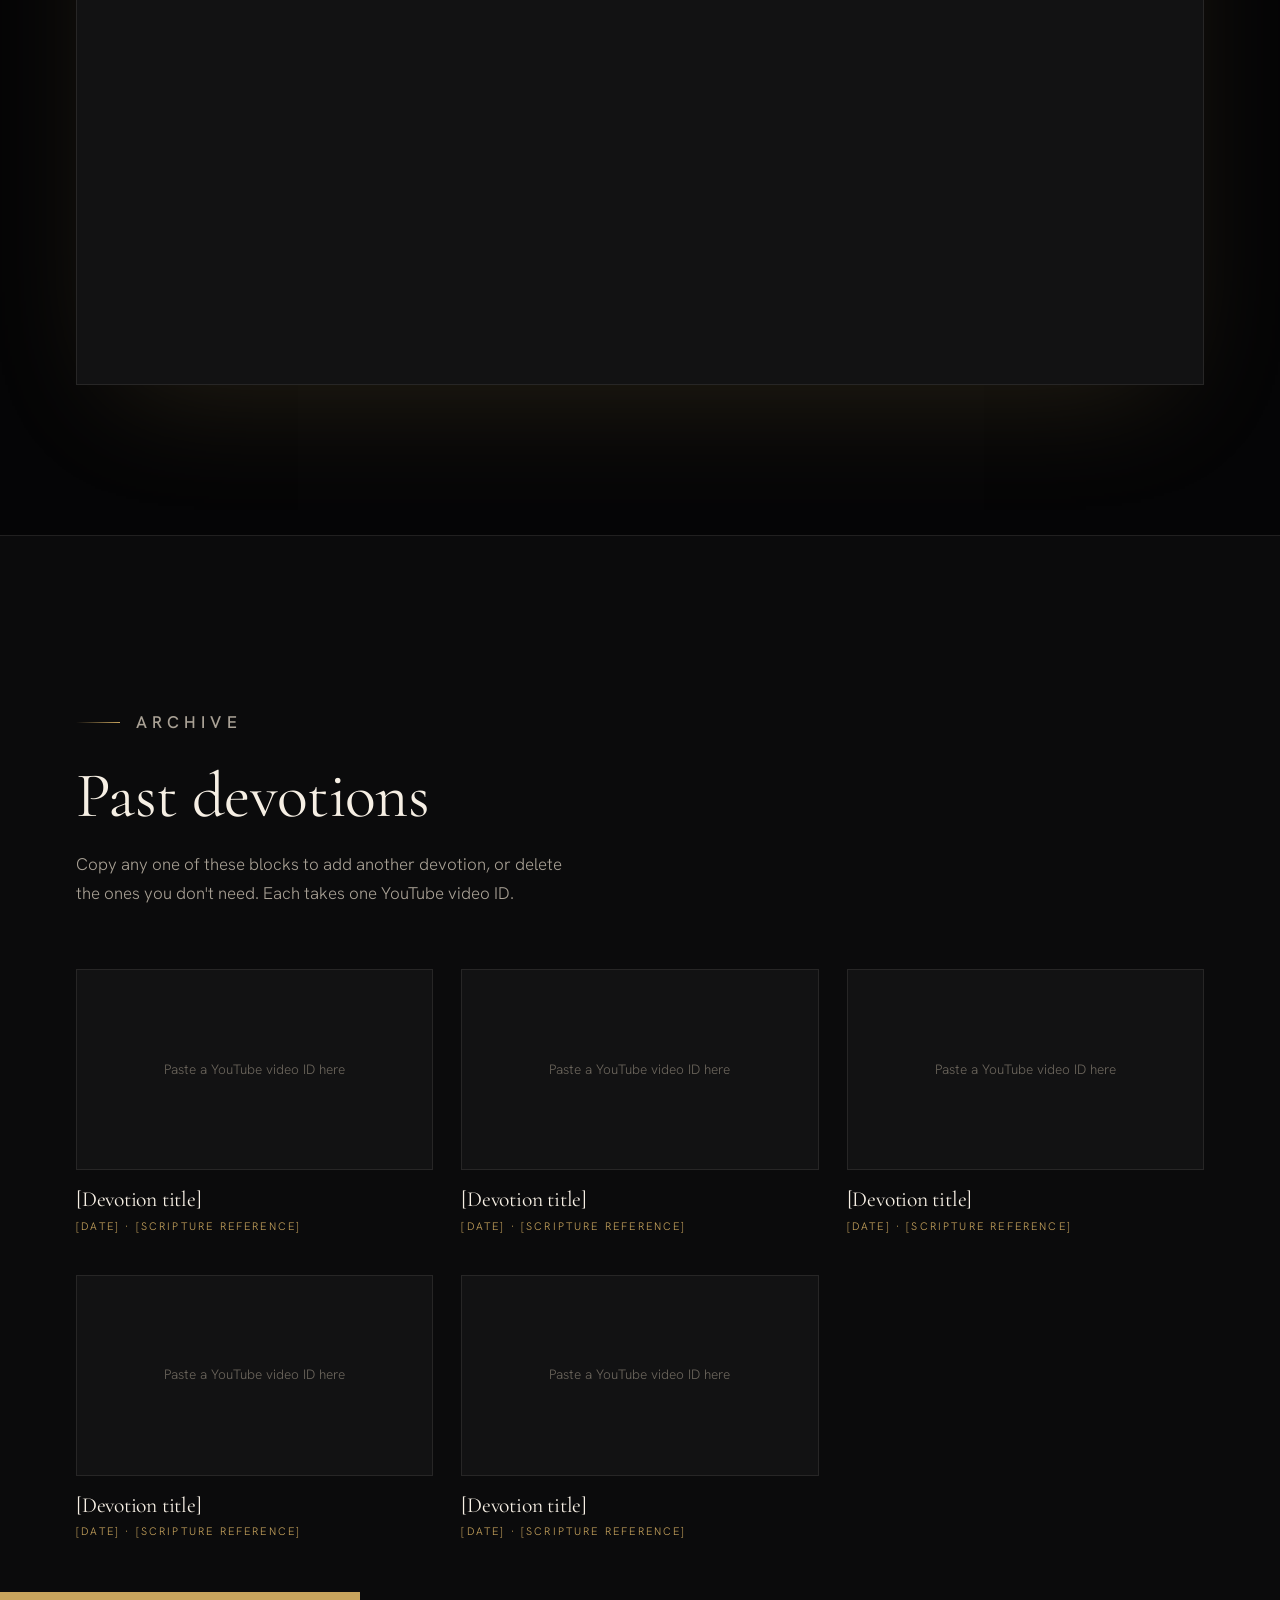
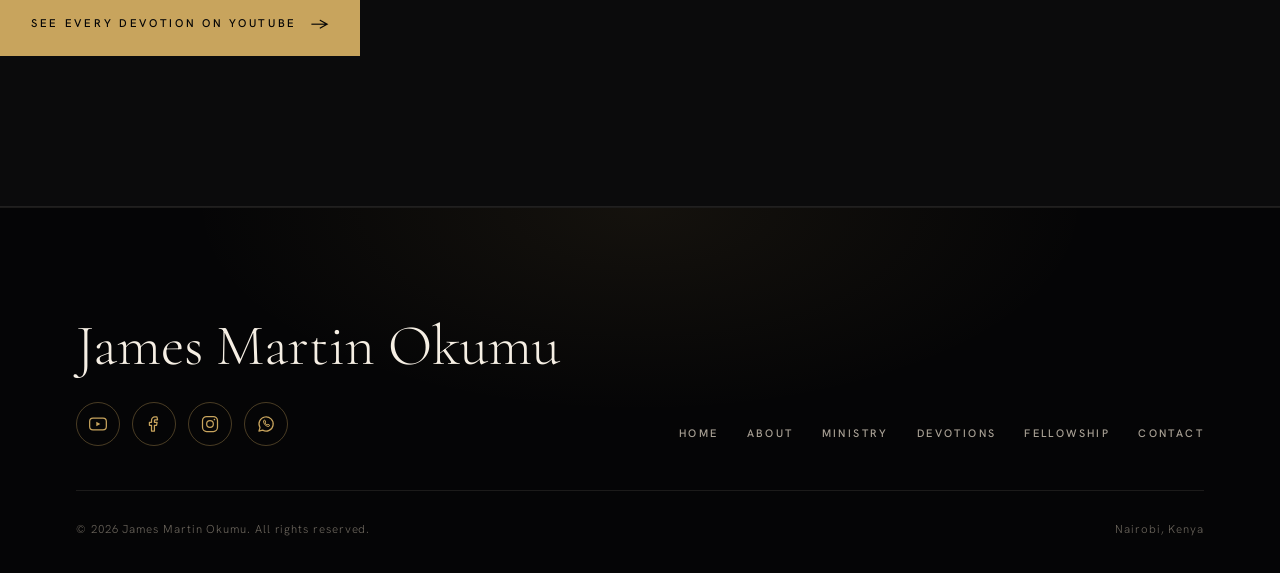
<file: docs/devotions.html>
<!DOCTYPE html>
<html lang="en">
<head>
<meta charset="UTF-8">
<meta name="viewport" content="width=device-width, initial-scale=1.0">
<title>Daily Devotions — James Martin Okumu</title>
<meta name="description" content="Watch Pastor James Martin Okumu's daily devotions, broadcast live on YouTube every morning.">
<meta name="theme-color" content="#0D0D0B">
<link rel="icon" href="Images/jmo-logo.svg" type="image/svg+xml">
<link rel="preconnect" href="https://fonts.googleapis.com">
<link rel="preconnect" href="https://fonts.gstatic.com" crossorigin>
<link href="https://fonts.googleapis.com/css2?family=Cormorant+Garamond:ital,wght@0,400;0,500;0,600;1,400;1,500&family=Hanken+Grotesk:wght@300;400;500;600&display=swap" rel="stylesheet">
<link rel="stylesheet" href="style.css">
</head>
<body>

<header class="site-nav">
  <nav class="nav-inner" aria-label="Main">
    <a href="index.html" class="brand"><img src="Images/jmo-logo.svg" alt="" class="brand-logo"><span class="brand-name">James Martin Okumu</span></a>
    <ul class="links" id="navLinks">
      <li><a href="index.html">Home</a></li>
      <li><a href="about.html">About</a></li>
      <li><a href="ministry.html">Ministry</a></li>
      <li><a href="devotions.html" class="current">Devotions</a></li>
      <li><a href="fellowship.html">Fellowship</a></li>
      <li class="menu-cta"><a href="fellowship.html">Join the Fellowship</a></li>
    </ul>
    <a href="fellowship.html" class="nav-cta">Join the Fellowship</a>
    <button class="nav-toggle" id="navToggle" aria-label="Open menu" aria-expanded="false" aria-controls="navLinks">
      <span></span><span></span>
    </button>
  </nav>
</header>

<main>

  <div class="page-head">
    <div class="wrap">
      <p class="kicker">DEVOTIONS</p>
      <h1>A word every morning</h1>
      <p>Pastor James teaches live on YouTube every day. Watch today's devotion below, or catch up on the ones you missed.</p>
    </div>
  </div>

  <!-- ============ LIVE / LATEST ============ -->
  <section>
    <div class="wrap">

      <div class="live-banner">
        <span class="live-dot"></span>
        <span class="txt"><strong>Live daily</strong> — the devotion streams every morning on YouTube.</span>
        <a href="https://youtube.com/@pastajmo?si=jwKkBSvHOU5rkGLG" target="_blank" rel="noopener" class="btn btn-outline" style="padding:10px 20px; margin-left:auto;">
          Open the YouTube channel
        </a>
      </div>

      <div class="section-head">
        <p class="kicker">TODAY</p>
        <h2>Latest devotion</h2>
        <p>Replace the embed below each morning with the day's video — instructions are in the code comments.</p>
      </div>

      <!-- ===========================================================
           LATEST DEVOTION EMBED

           TO UPDATE THIS EACH DAY:
           1. Open the YouTube video or live stream.
           2. Click Share, then Embed. Copy the src URL from the code.
              It looks like: https://www.youtube.com/embed/dQw4w9WgXcQ
           3. Paste that URL into the src="" below, replacing
              VIDEO_ID_HERE with the real video ID.
           4. Delete the <div class="ph-note"> line once a real video is in.

           TIP: To always show the current live stream without editing
           anything daily, use this src instead and replace CHANNEL_ID
           with the channel's real ID:
           https://www.youtube.com/embed/live_stream?channel=CHANNEL_ID
           =========================================================== -->
      <div class="video-frame">
        <iframe width="560" height="315" src="https://www.youtube.com/embed/0ZjJgJU7mEo?si=CtT1okgOk1QKLhzF" title="YouTube video player" frameborder="0" allow="accelerometer; autoplay; clipboard-write; encrypted-media; gyroscope; picture-in-picture; web-share" referrerpolicy="strict-origin-when-cross-origin" allowfullscreen></iframe>
        <!-- <div class="ph-note">
          Paste today's YouTube video ID into this embed.<br>
          <small>See the instructions in the code just above this block.</small>
        </div> -->
      </div>

      <!-- <div style="margin-top:22px;">
        <h3 style="font-size:1.25rem;">[Title of today's devotion]</h3>
        <p style="color:var(--cream-dim); margin-top:8px;">
          [A sentence or two on the passage and the theme.] <span style="color:var(--muted);">— [Date]</span>
        </p>
      </div> -->

    </div>
  </section>

  <!-- ============ ARCHIVE ============ -->
  <section style="background:var(--black-2); border-top:1px solid var(--line); border-bottom:1px solid var(--line);">
    <div class="wrap">
      <div class="section-head">
        <p class="kicker">ARCHIVE</p>
        <h2>Past devotions</h2>
        <p>
          Copy any one of these blocks to add another devotion, or delete the ones
          you don't need. Each takes one YouTube video ID.
        </p>
      </div>

      <div class="video-grid">

        <!-- ---- Devotion block. Copy this whole div to add more. ---- -->
        <div class="video-item">
          <div class="video-frame">
            <iframe width="560" height="315" src="https://www.youtube.com/embed/hqZiDL9Z4sA?si=wIoen2FTJCxqLV1n" title="YouTube video player" frameborder="0" allow="accelerometer; autoplay; clipboard-write; encrypted-media; gyroscope; picture-in-picture; web-share" referrerpolicy="strict-origin-when-cross-origin" allowfullscreen></iframe>
            <div class="ph-note">Paste a YouTube video ID here</div>
          </div>
          <h4>[Devotion title]</h4>
          <p class="date">[Date] · [Scripture reference]</p>
        </div>

        <div class="video-item">
          <div class="video-frame">
            <iframe width="560" height="315" src="https://www.youtube.com/embed/EEFH7rgacEk?si=fCliUZxpr2z2MhKg" title="YouTube video player" frameborder="0" allow="accelerometer; autoplay; clipboard-write; encrypted-media; gyroscope; picture-in-picture; web-share" referrerpolicy="strict-origin-when-cross-origin" allowfullscreen></iframe>
            <div class="ph-note">Paste a YouTube video ID here</div>
          </div>
          <h4>[Devotion title]</h4>
          <p class="date">[Date] · [Scripture reference]</p>
        </div>

        <div class="video-item">
          <div class="video-frame">
            <iframe width="560" height="315" src="https://www.youtube.com/embed/3ltJHX5D2ow?si=TimDzAvcJkA4Ycs2" title="YouTube video player" frameborder="0" allow="accelerometer; autoplay; clipboard-write; encrypted-media; gyroscope; picture-in-picture; web-share" referrerpolicy="strict-origin-when-cross-origin" allowfullscreen></iframe>
            <div class="ph-note">Paste a YouTube video ID here</div>
          </div>
          <h4>[Devotion title]</h4>
          <p class="date">[Date] · [Scripture reference]</p>
        </div>

        <div class="video-item">
          <div class="video-frame">
            <iframe width="560" height="315" src="https://www.youtube.com/embed/S9wJfhPypvk?si=yw5wHtucK-4ipynl" title="YouTube video player" frameborder="0" allow="accelerometer; autoplay; clipboard-write; encrypted-media; gyroscope; picture-in-picture; web-share" referrerpolicy="strict-origin-when-cross-origin" allowfullscreen></iframe>
                <div class="ph-note">Paste a YouTube video ID here</div>
          </div>
          <h4>[Devotion title]</h4>
          <p class="date">[Date] · [Scripture reference]</p>
        </div>

        <div class="video-item">
          <div class="video-frame">
            <iframe src="https://www.youtube.com/embed/VIDEO_ID_HERE"
              title="Devotion" allowfullscreen
              referrerpolicy="strict-origin-when-cross-origin"></iframe>
            <div class="ph-note">Paste a YouTube video ID here</div>
          </div>
          <h4>[Devotion title]</h4>
          <p class="date">[Date] · [Scripture reference]</p>
        </div>
        </div>      
        <!-- <div class="video-item">
          <div class="video-frame">
            <iframe width="560" height="315" src="https://www.youtube.com/embed/Bv5LJDX3Q9E?si=DXoW_xt4OeDKNMO7" title="YouTube video player" frameborder="0" allow="accelerometer; autoplay; clipboard-write; encrypted-media; gyroscope; picture-in-picture; web-share" referrerpolicy="strict-origin-when-cross-origin" allowfullscreen></iframe>
            <div class="ph-note">Paste a YouTube video ID here</div>
          </div>
          <h4>[Devotion title]</h4>
          <p class="date">[Date] · [Scripture reference]</p>
        </div> -->

      </div>

      <div class="btn-row">
        <a href="https://youtube.com/@pastajmo?si=jwKkBSvHOU5rkGLG" target="_blank" rel="noopener" class="btn btn-gold">See every devotion on YouTube</a>
      </div>
    </div>
  </section>

  <!-- ============ PLAYLIST OPTION ============ -->
  <!-- <section>
    <div class="wrap">
      <div class="section-head">
        <p class="kicker">EVERYTHING IN ONE PLACE</p>
        <h2>The full devotions playlist</h2>
        <p>
          If the devotions are collected in a YouTube playlist, embedding the playlist
          here means the page updates itself every time a new video is added — no
          editing needed.
        </p>
      </div> -->

      <!-- ===========================================================
           PLAYLIST EMBED
           Replace PLAYLIST_ID_HERE with the playlist ID from YouTube.
           You find it in the playlist URL after "list=".
           Example: youtube.com/playlist?list=PLabc123  ->  PLabc123
           =========================================================== -->
      <!-- <div class="video-frame">
        <iframe
          src="https://www.youtube.com/embed/videoseries?list=PLAYLIST_ID_HERE"
          title="Devotions playlist"
          allow="accelerometer; autoplay; clipboard-write; encrypted-media; gyroscope; picture-in-picture; web-share"
          referrerpolicy="strict-origin-when-cross-origin"
          allowfullscreen></iframe>
        <div class="ph-note">
          Paste the YouTube playlist ID into this embed.<br>
          <small>Once set, new devotions appear here automatically.</small>
        </div>
      </div>
    </div>
  </section> -->

</main>

<footer>
  <div class="wrap">
    <div class="footer-top">
      <div>
        <div class="footer-brand">James Martin Okumu</div>
        <ul class="socials">
          <li><a href="https://youtube.com/@pastajmo?si=jwKkBSvHOU5rkGLG" target="_blank" rel="noopener" aria-label="YouTube" title="YouTube"><svg viewBox="0 0 24 24" aria-hidden="true" fill="none" stroke="currentColor" stroke-width="1.5" stroke-linecap="round" stroke-linejoin="round"><rect x="2" y="5" width="20" height="14" rx="4"/><path d="M10 9.2v5.6l4.8-2.8z" fill="currentColor" stroke="none"/></svg></a></li>
          <li><a href="https://www.facebook.com/share/1CH9xJ3EPk/?mibextid=wwXIfr" target="_blank" rel="noopener" aria-label="Facebook" title="Facebook"><svg viewBox="0 0 24 24" aria-hidden="true" fill="none" stroke="currentColor" stroke-width="1.5" stroke-linecap="round" stroke-linejoin="round"><path d="M15.5 3.5H13a4 4 0 0 0-4 4V10H6.5v3.5H9v7h3.5v-7h2.6l.6-3.5h-3.2V8a1 1 0 0 1 1-1h2.8z"/></svg></a></li>
          <li><a href="https://www.instagram.com/pastajmo_?stkn=NXFvdDA4YzVlY3pz" target="_blank" rel="noopener" aria-label="Instagram" title="Instagram"><svg viewBox="0 0 24 24" aria-hidden="true" fill="none" stroke="currentColor" stroke-width="1.5" stroke-linecap="round" stroke-linejoin="round"><rect x="3" y="3" width="18" height="18" rx="5"/><circle cx="12" cy="12" r="4"/><circle cx="17.3" cy="6.7" r="1" fill="currentColor" stroke="none"/></svg></a></li>
          <li><a href="https://wa.me/254716153771" target="_blank" rel="noopener" aria-label="WhatsApp" title="WhatsApp"><svg viewBox="0 0 24 24" aria-hidden="true" fill="none" stroke="currentColor" stroke-width="1.5" stroke-linecap="round" stroke-linejoin="round"><path d="M3.5 20.5l1.3-4.2A8.5 8.5 0 1 1 8 19.4z"/><path d="M9 8.6c0 3.5 2.9 6.4 6.4 6.4l1-1.6-2.2-1.1-1 .9a5 5 0 0 1-2.4-2.4l.9-1-1.1-2.2z" stroke-width="1.2"/></svg></a></li>
        </ul>
      </div>
      <ul class="footer-links">
        <li><a href="index.html">Home</a></li>
        <li><a href="about.html">About</a></li>
        <li><a href="ministry.html">Ministry</a></li>
        <li><a href="devotions.html">Devotions</a></li>
        <li><a href="fellowship.html">Fellowship</a></li>
        <li><a href="about.html#contact">Contact</a></li>
      </ul>
    </div>
    <div class="footer-bottom">
      <span>&copy; <span id="year"></span> James Martin Okumu. All rights reserved.</span>
      <span>Nairobi, Kenya</span>
    </div>
  </div>
</footer>

<script src="main.js"></script>
</body>
</html>
</file>
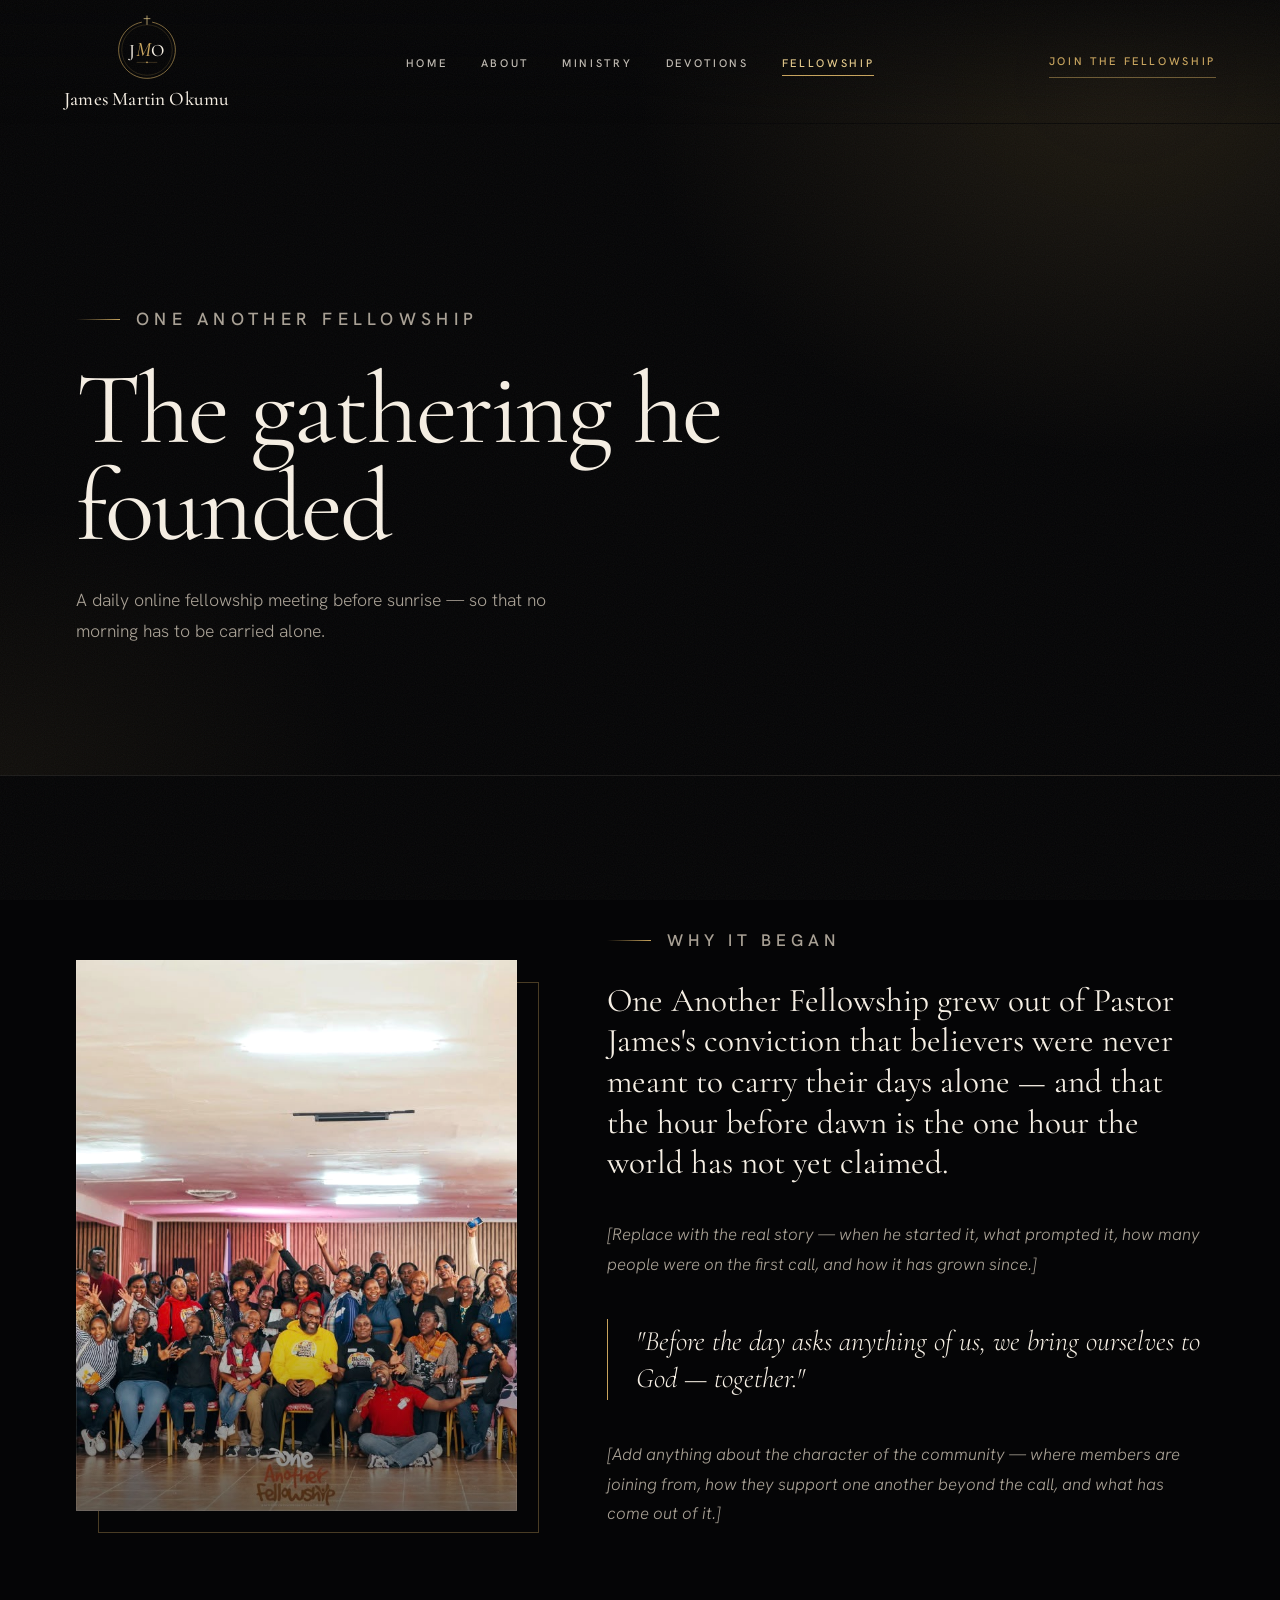
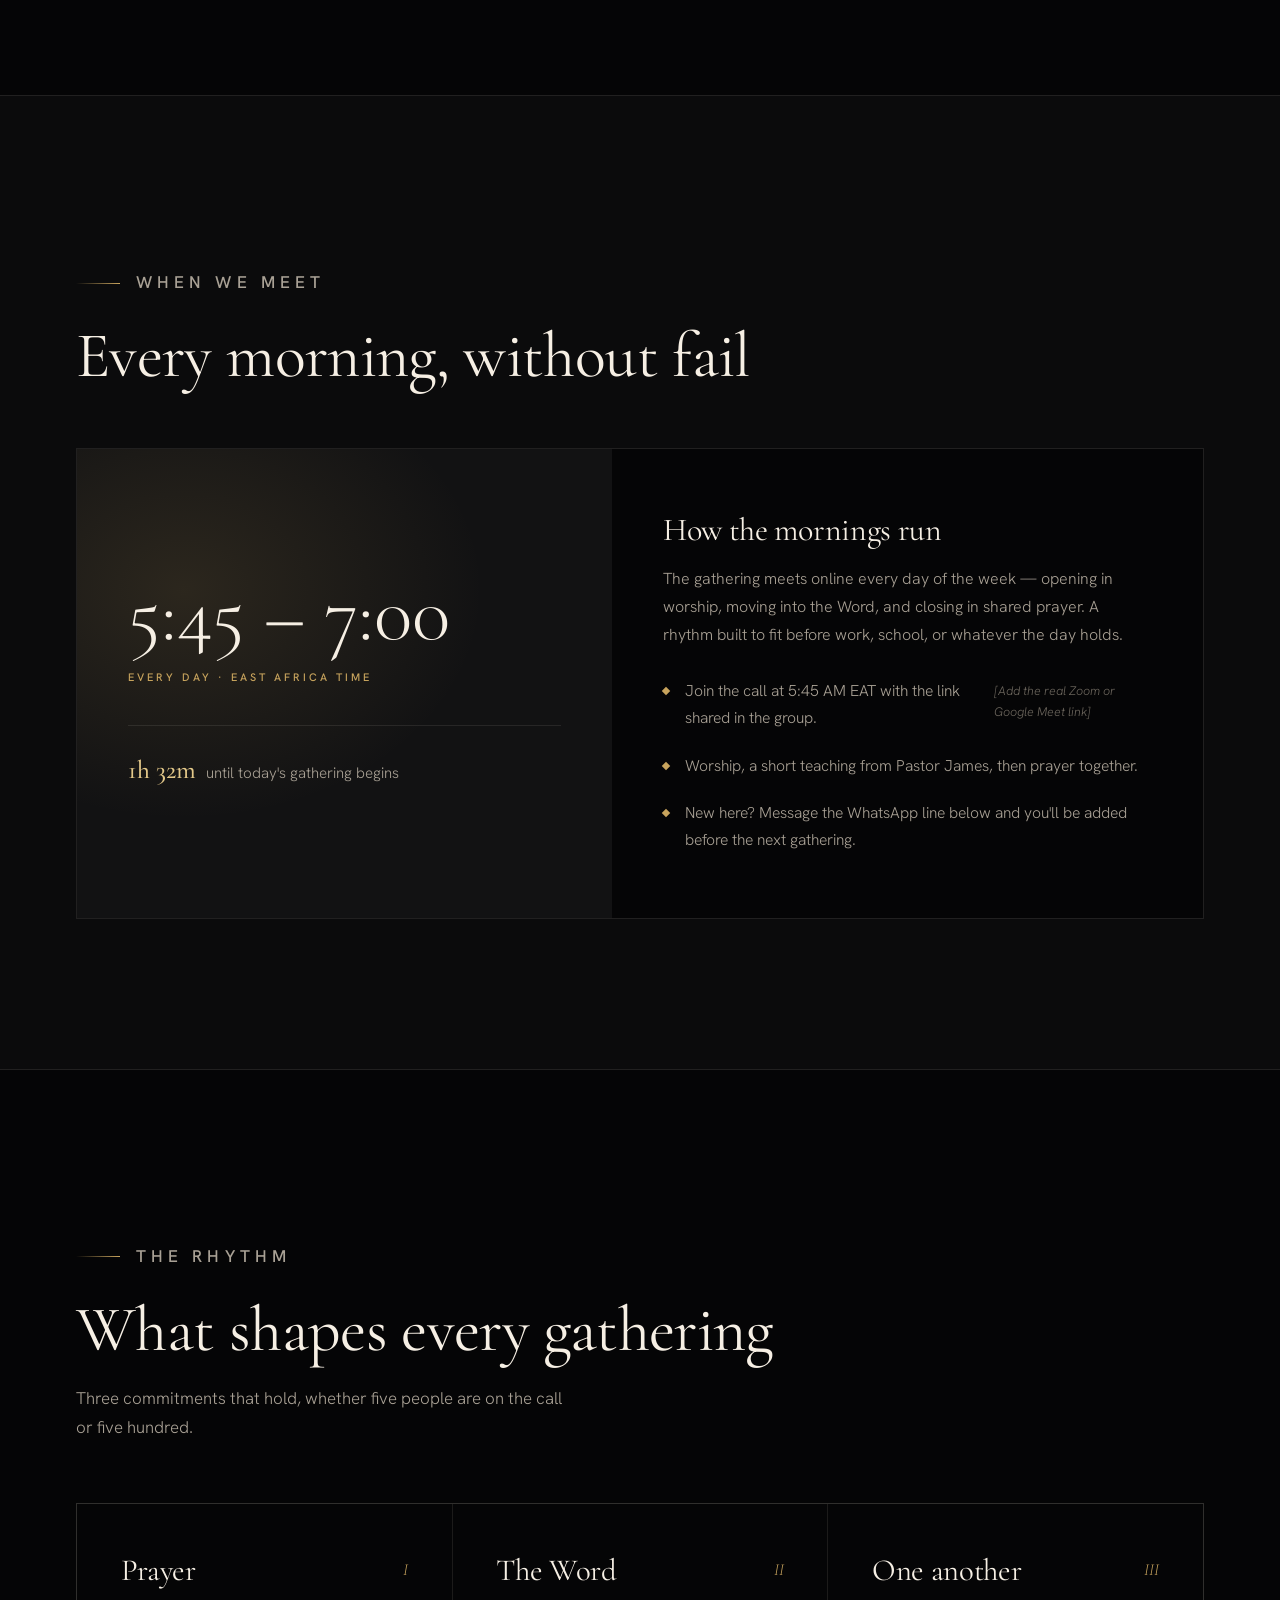
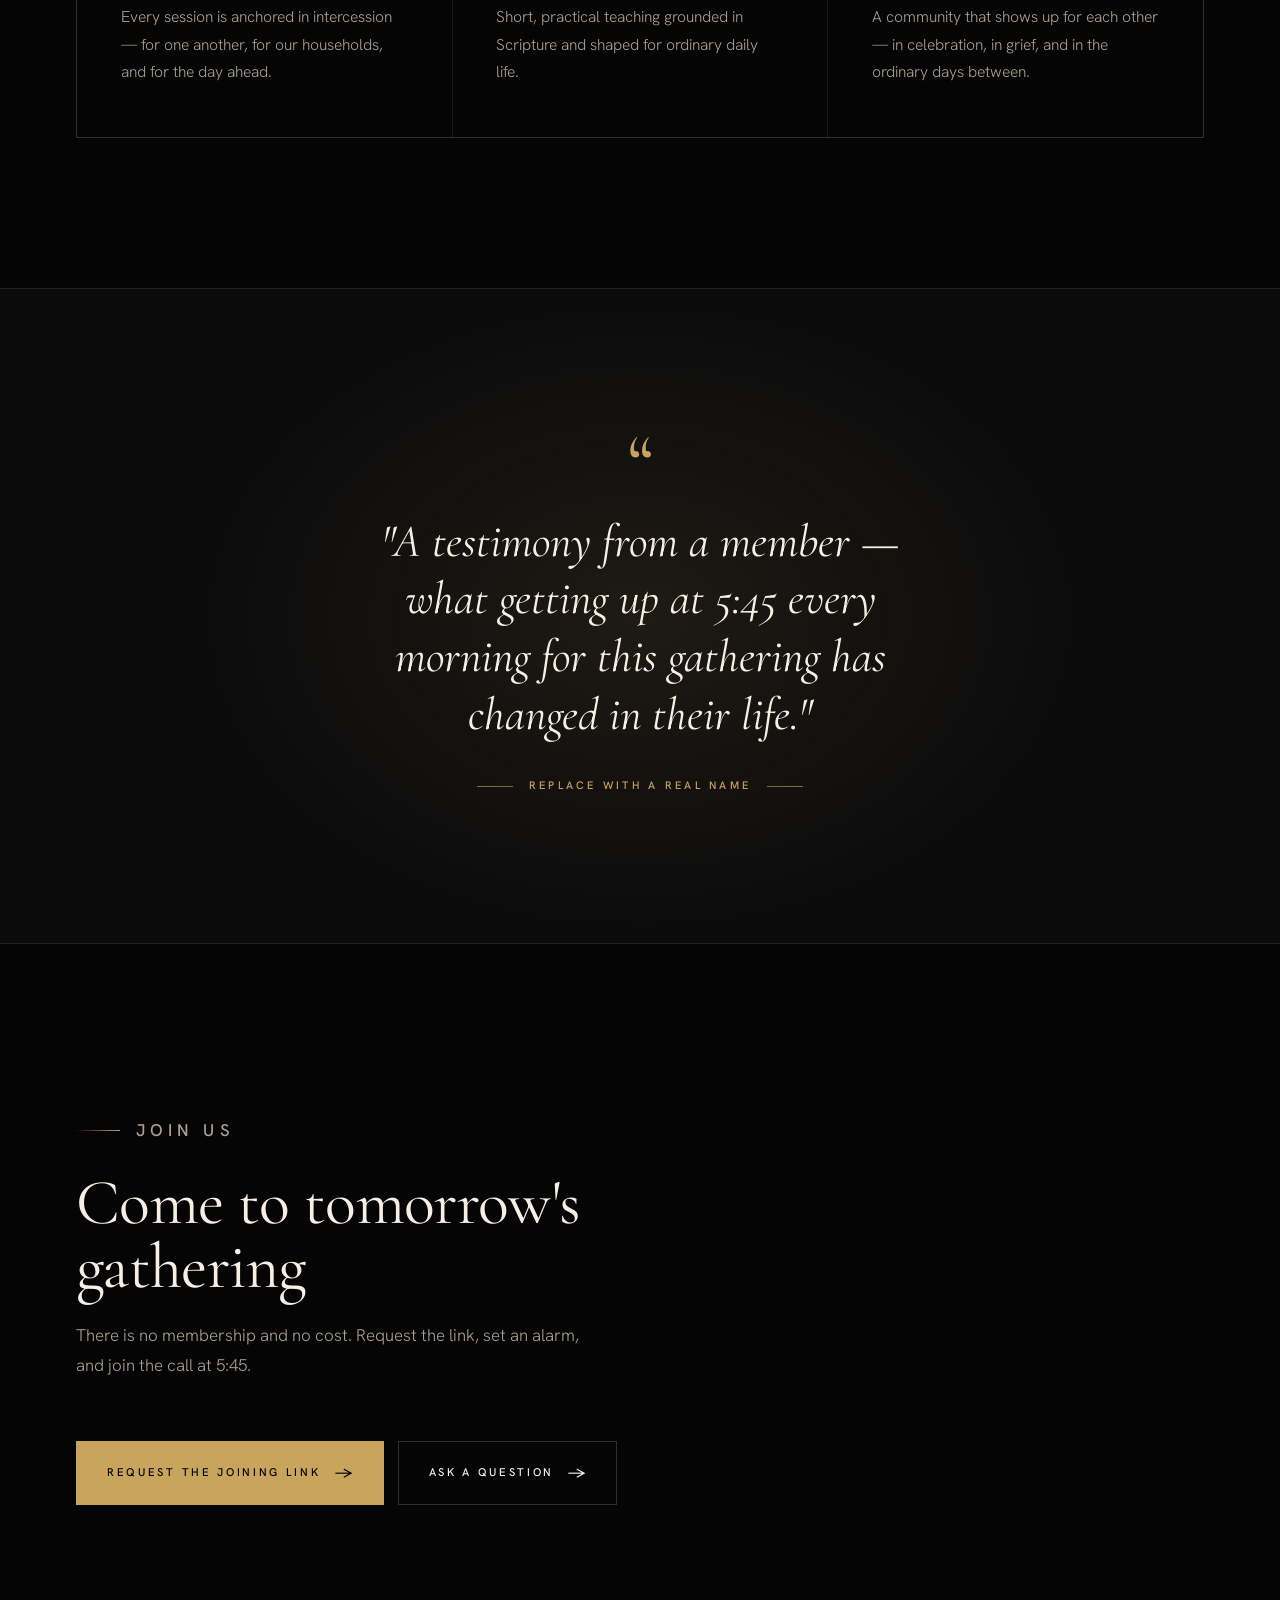
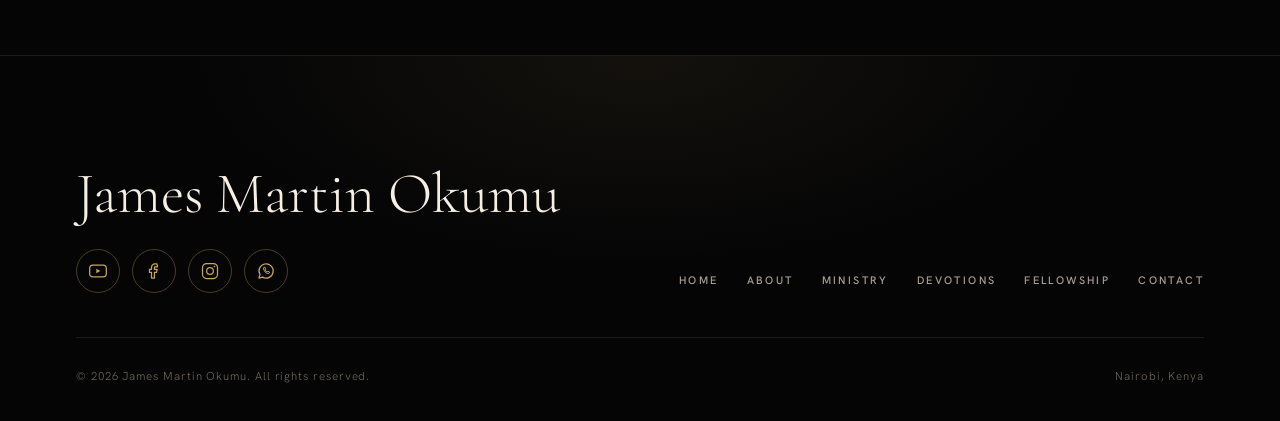
<file: docs/fellowship.html>
<!DOCTYPE html>
<html lang="en">
<head>
<meta charset="UTF-8">
<meta name="viewport" content="width=device-width, initial-scale=1.0">
<title>One Another Fellowship — James Martin Okumu</title>
<meta name="description" content="One Another Fellowship, the daily online morning gathering founded and led by Pastor James Martin Okumu.">
<meta name="theme-color" content="#0D0D0B">
<link rel="icon" href="Images/jmo-logo.svg" type="image/svg+xml">
<link rel="preconnect" href="https://fonts.googleapis.com">
<link rel="preconnect" href="https://fonts.gstatic.com" crossorigin>
<link href="https://fonts.googleapis.com/css2?family=Cormorant+Garamond:ital,wght@0,400;0,500;0,600;1,400;1,500&family=Hanken+Grotesk:wght@300;400;500;600&display=swap" rel="stylesheet">
<link rel="stylesheet" href="style.css">
</head>
<body>

<header class="site-nav">
  <nav class="nav-inner" aria-label="Main">
    <a href="index.html" class="brand"><img src="Images/jmo-logo.svg" alt="" class="brand-logo"><span class="brand-name">James Martin Okumu</span></a>
    <ul class="links" id="navLinks">
      <li><a href="index.html">Home</a></li>
      <li><a href="about.html">About</a></li>
      <li><a href="ministry.html">Ministry</a></li>
      <li><a href="devotions.html">Devotions</a></li>
      <li><a href="fellowship.html" class="current">Fellowship</a></li>
      <li class="menu-cta"><a href="fellowship.html">Join the Fellowship</a></li>
    </ul>
    <a href="fellowship.html" class="nav-cta">Join the Fellowship</a>
    <button class="nav-toggle" id="navToggle" aria-label="Open menu" aria-expanded="false" aria-controls="navLinks">
      <span></span><span></span>
    </button>
  </nav>
</header>

<main>

  <div class="page-head">
    <div class="wrap">
      <p class="kicker">ONE ANOTHER FELLOWSHIP</p>
      <h1>The gathering he founded</h1>
      <p>A daily online fellowship meeting before sunrise — so that no morning has to be carried alone.</p>
    </div>
  </div>

  <!-- ============ THE STORY ============ -->
  <section>
    <div class="wrap">
      <div class="split">
        <div class="split-media">
          <div class="photo">
            <img src="Images/OAF.jpeg" alt="One Another Fellowship gathering">
            <div class="ph-note">images/fellowship-1.jpg<br><small>portrait, 4:5</small></div>
          </div>
        </div>
        <div class="body-copy">
          <p class="kicker">WHY IT BEGAN</p>
          <p class="lead">
            One Another Fellowship grew out of Pastor James's conviction that believers
            were never meant to carry their days alone — and that the hour before dawn
            is the one hour the world has not yet claimed.
          </p>
          <p>
            <em>[Replace with the real story — when he started it, what prompted it,
            how many people were on the first call, and how it has grown since.]</em>
          </p>
          <p class="pull">"Before the day asks anything of us, we bring ourselves to God — together."</p>
          <p>
            <em>[Add anything about the character of the community — where members are
            joining from, how they support one another beyond the call, and what has
            come out of it.]</em>
          </p>
        </div>
      </div>
    </div>
  </section>

  <!-- ============ SCHEDULE ============ -->
  <section style="background:var(--black-2); border-top:1px solid var(--line); border-bottom:1px solid var(--line);">
    <div class="wrap">
      <div class="section-head">
        <p class="kicker">WHEN WE MEET</p>
        <h2>Every morning, without fail</h2>
      </div>

      <div class="schedule-card">
        <div class="schedule-visual">
          <div class="schedule-time">5:45 – 7:00</div>
          <div class="schedule-tz">EVERY DAY · EAST AFRICA TIME</div>
          <div class="countdown" id="countdownBox">Calculating the next gathering…</div>
        </div>
        <div class="schedule-details">
          <h3>How the mornings run</h3>
          <p>
            The gathering meets online every day of the week — opening in worship,
            moving into the Word, and closing in shared prayer. A rhythm built to fit
            before work, school, or whatever the day holds.
          </p>
          <ul class="steps">
            <li><span class="dot"></span> Join the call at 5:45 AM EAT with the link shared in the group. <span class="todo">[Add the real Zoom or Google Meet link]</span></li>
            <li><span class="dot"></span> Worship, a short teaching from Pastor James, then prayer together.</li>
            <li><span class="dot"></span> New here? Message the WhatsApp line below and you'll be added before the next gathering.</li>
          </ul>
        </div>
      </div>
    </div>
  </section>

  <!-- ============ WHAT SHAPES IT ============ -->
  <section>
    <div class="wrap">
      <div class="section-head">
        <p class="kicker">THE RHYTHM</p>
        <h2>What shapes every gathering</h2>
        <p>Three commitments that hold, whether five people are on the call or five hundred.</p>
      </div>
      <div class="grid-3">
        <div class="cell">
          <h3>Prayer</h3>
          <p>Every session is anchored in intercession — for one another, for our households, and for the day ahead.</p>
        </div>
        <div class="cell">
          <h3>The Word</h3>
          <p>Short, practical teaching grounded in Scripture and shaped for ordinary daily life.</p>
        </div>
        <div class="cell">
          <h3>One another</h3>
          <p>A community that shows up for each other — in celebration, in grief, and in the ordinary days between.</p>
        </div>
      </div>
    </div>
  </section>

  <!-- ============ TESTIMONY ============ -->
  <section class="testimony">
    <div class="wrap">
      <blockquote>
        "A testimony from a member — what getting up at 5:45 every morning for this
        gathering has changed in their life."
        <cite>REPLACE WITH A REAL NAME</cite>
      </blockquote>
    </div>
  </section>

  <!-- ============ JOIN ============ -->
  <section>
    <div class="wrap">
      <div class="section-head">
        <p class="kicker">JOIN US</p>
        <h2>Come to tomorrow's gathering</h2>
        <p>
          There is no membership and no cost. Request the link, set an alarm, and
          join the call at 5:45.
        </p>
      </div>
      <div class="btn-row" style="margin-top:0;">
        <a href="https://wa.me/254716153771" target="_blank" rel="noopener" class="btn btn-gold">Request the joining link</a>
        <a href="about.html#contact" class="btn btn-outline">Ask a question</a>
      </div>
    </div>
  </section>

</main>

<footer>
  <div class="wrap">
    <div class="footer-top">
      <div>
        <div class="footer-brand">James Martin Okumu</div>
        <ul class="socials">
          <li><a href="https://youtube.com/@pastajmo?si=jwKkBSvHOU5rkGLG" target="_blank" rel="noopener" aria-label="YouTube" title="YouTube"><svg viewBox="0 0 24 24" aria-hidden="true" fill="none" stroke="currentColor" stroke-width="1.5" stroke-linecap="round" stroke-linejoin="round"><rect x="2" y="5" width="20" height="14" rx="4"/><path d="M10 9.2v5.6l4.8-2.8z" fill="currentColor" stroke="none"/></svg></a></li>
          <li><a href="https://www.facebook.com/share/1CH9xJ3EPk/?mibextid=wwXIfr" target="_blank" rel="noopener" aria-label="Facebook" title="Facebook"><svg viewBox="0 0 24 24" aria-hidden="true" fill="none" stroke="currentColor" stroke-width="1.5" stroke-linecap="round" stroke-linejoin="round"><path d="M15.5 3.5H13a4 4 0 0 0-4 4V10H6.5v3.5H9v7h3.5v-7h2.6l.6-3.5h-3.2V8a1 1 0 0 1 1-1h2.8z"/></svg></a></li>
          <li><a href="https://www.instagram.com/pastajmo_?stkn=NXFvdDA4YzVlY3pz" target="_blank" rel="noopener" aria-label="Instagram" title="Instagram"><svg viewBox="0 0 24 24" aria-hidden="true" fill="none" stroke="currentColor" stroke-width="1.5" stroke-linecap="round" stroke-linejoin="round"><rect x="3" y="3" width="18" height="18" rx="5"/><circle cx="12" cy="12" r="4"/><circle cx="17.3" cy="6.7" r="1" fill="currentColor" stroke="none"/></svg></a></li>
          <li><a href="https://wa.me/254716153771" target="_blank" rel="noopener" aria-label="WhatsApp" title="WhatsApp"><svg viewBox="0 0 24 24" aria-hidden="true" fill="none" stroke="currentColor" stroke-width="1.5" stroke-linecap="round" stroke-linejoin="round"><path d="M3.5 20.5l1.3-4.2A8.5 8.5 0 1 1 8 19.4z"/><path d="M9 8.6c0 3.5 2.9 6.4 6.4 6.4l1-1.6-2.2-1.1-1 .9a5 5 0 0 1-2.4-2.4l.9-1-1.1-2.2z" stroke-width="1.2"/></svg></a></li>
        </ul>
      </div>
      <ul class="footer-links">
        <li><a href="index.html">Home</a></li>
        <li><a href="about.html">About</a></li>
        <li><a href="ministry.html">Ministry</a></li>
        <li><a href="devotions.html">Devotions</a></li>
        <li><a href="fellowship.html">Fellowship</a></li>
        <li><a href="about.html#contact">Contact</a></li>
      </ul>
    </div>
    <div class="footer-bottom">
      <span>&copy; <span id="year"></span> James Martin Okumu. All rights reserved.</span>
      <span>Nairobi, Kenya</span>
    </div>
  </div>
</footer>

<script src="main.js"></script>
</body>
</html>
</file>
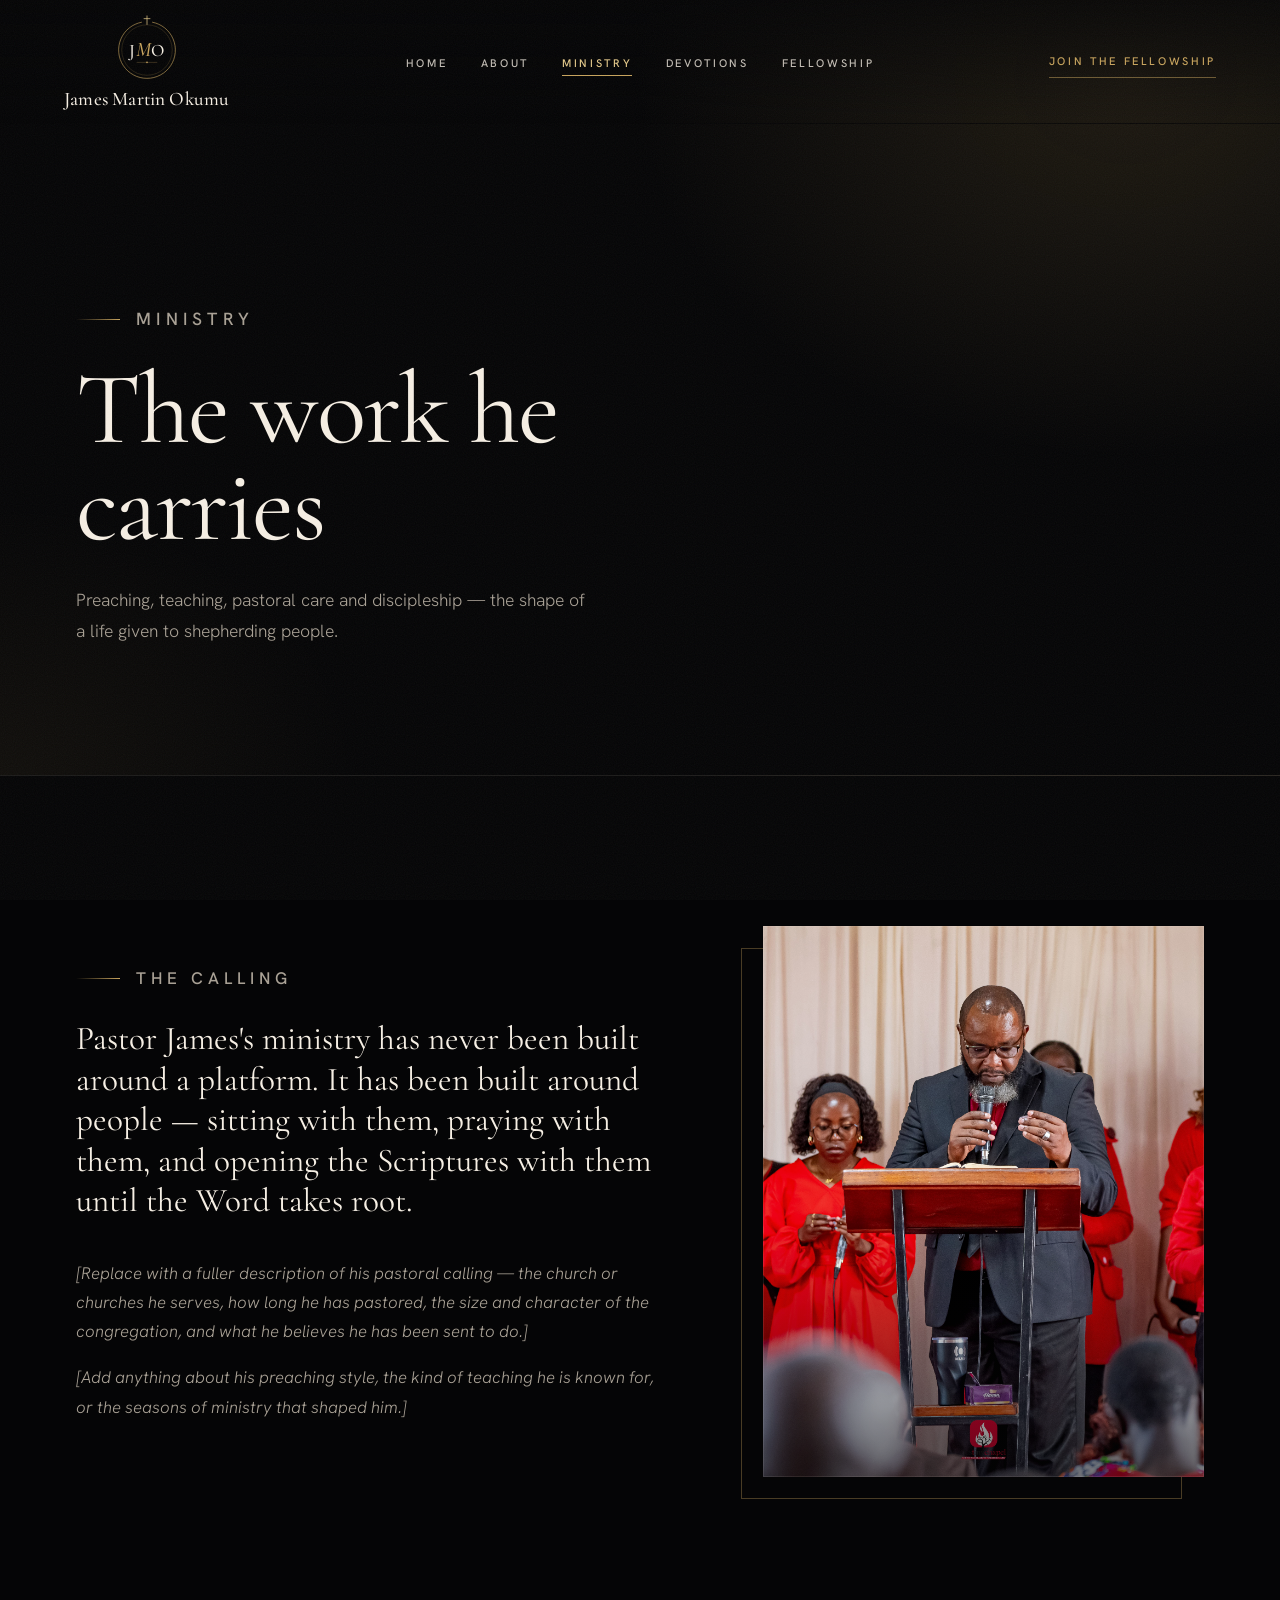
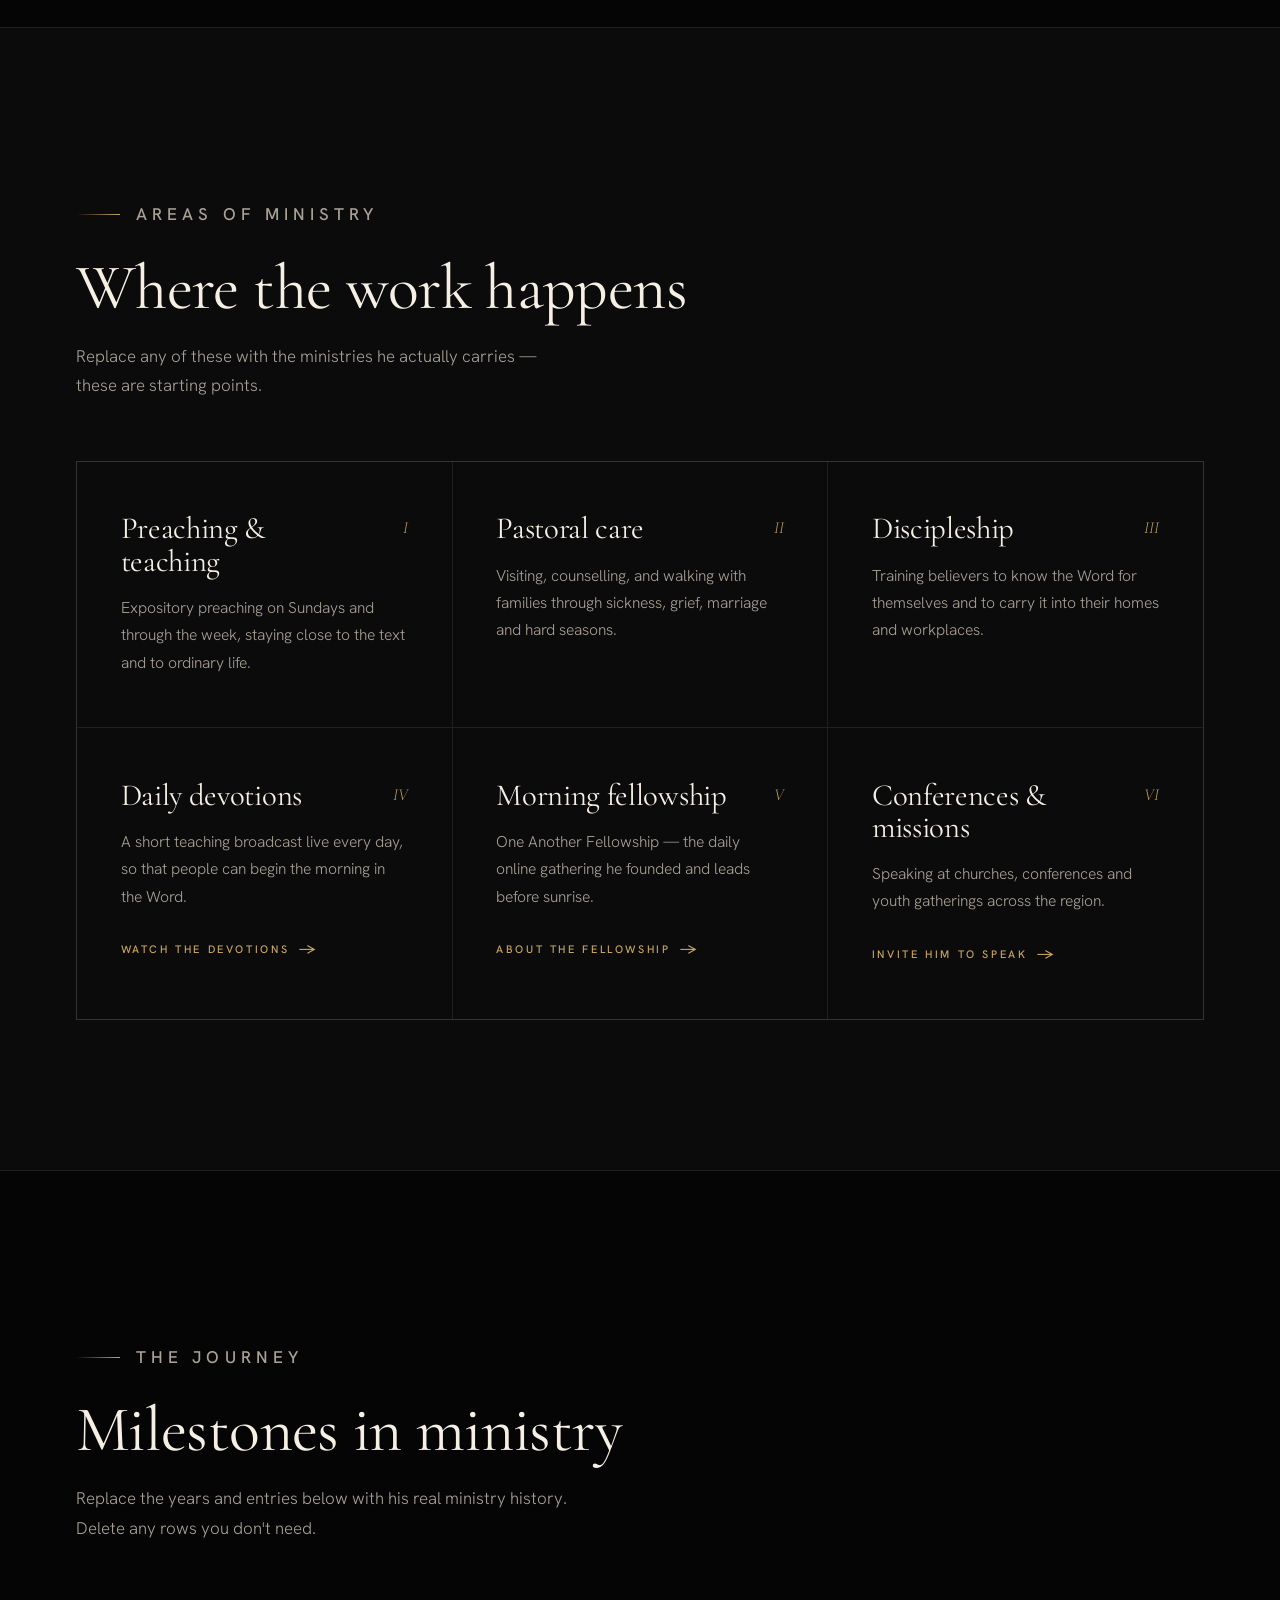
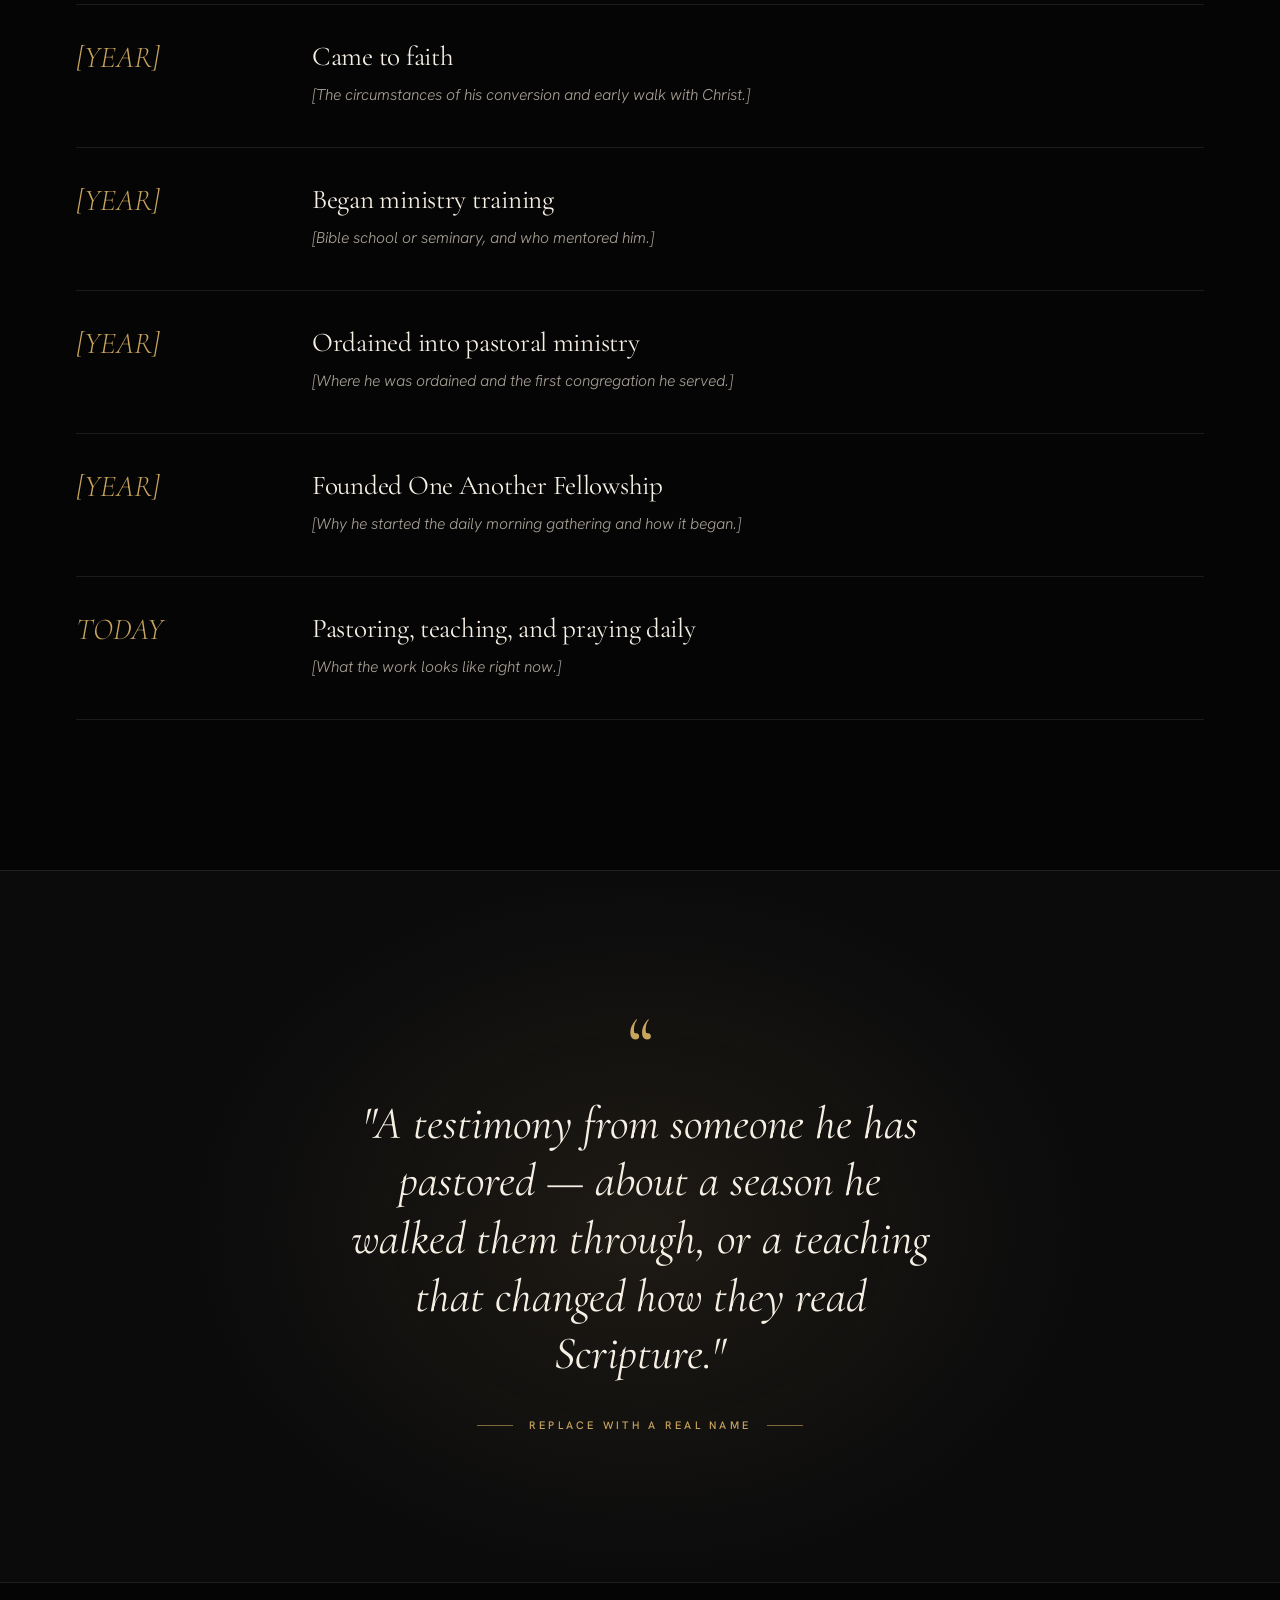
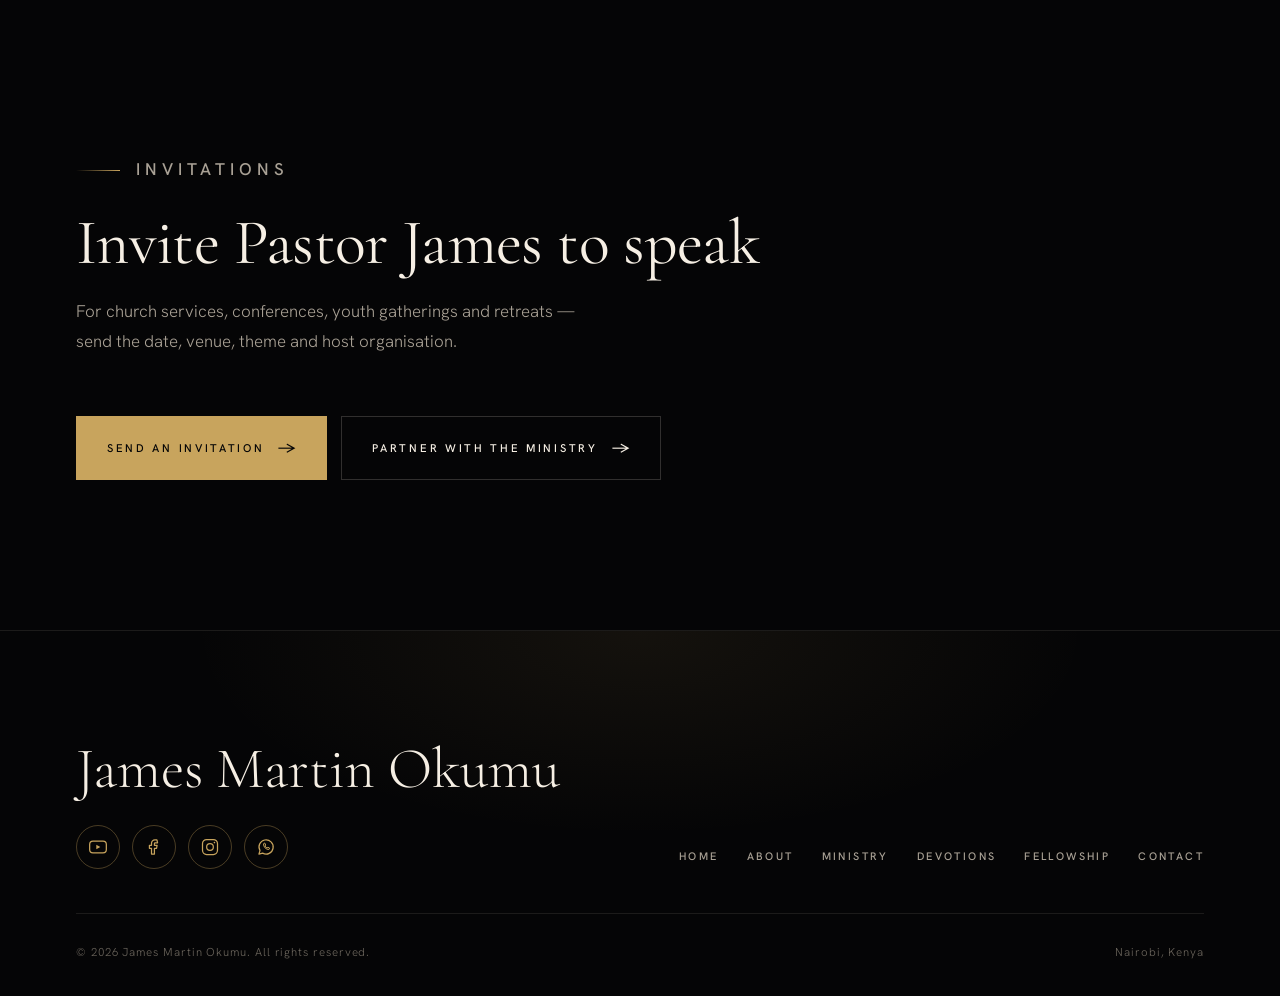
<file: docs/ministry.html>
<!DOCTYPE html>
<html lang="en">
<head>
<meta charset="UTF-8">
<meta name="viewport" content="width=device-width, initial-scale=1.0">
<title>Ministry — James Martin Okumu</title>
<meta name="description" content="The ministry of Pastor James Martin Okumu — preaching, teaching, pastoral care and discipleship.">
<meta name="theme-color" content="#0D0D0B">
<link rel="icon" href="Images/jmo-logo.svg" type="image/svg+xml">
<link rel="preconnect" href="https://fonts.googleapis.com">
<link rel="preconnect" href="https://fonts.gstatic.com" crossorigin>
<link href="https://fonts.googleapis.com/css2?family=Cormorant+Garamond:ital,wght@0,400;0,500;0,600;1,400;1,500&family=Hanken+Grotesk:wght@300;400;500;600&display=swap" rel="stylesheet">
<link rel="stylesheet" href="style.css">
</head>
<body>

<header class="site-nav">
  <nav class="nav-inner" aria-label="Main">
    <a href="index.html" class="brand"><img src="Images/jmo-logo.svg" alt="" class="brand-logo"><span class="brand-name">James Martin Okumu</span></a>
    <ul class="links" id="navLinks">
      <li><a href="index.html">Home</a></li>
      <li><a href="about.html">About</a></li>
      <li><a href="ministry.html" class="current">Ministry</a></li>
      <li><a href="devotions.html">Devotions</a></li>
      <li><a href="fellowship.html">Fellowship</a></li>
      <li class="menu-cta"><a href="fellowship.html">Join the Fellowship</a></li>
    </ul>
    <a href="fellowship.html" class="nav-cta">Join the Fellowship</a>
    <button class="nav-toggle" id="navToggle" aria-label="Open menu" aria-expanded="false" aria-controls="navLinks">
      <span></span><span></span>
    </button>
  </nav>
</header>

<main>

  <div class="page-head">
    <div class="wrap">
      <p class="kicker">MINISTRY</p>
      <h1>The work he carries</h1>
      <p>Preaching, teaching, pastoral care and discipleship — the shape of a life given to shepherding people.</p>
    </div>
  </div>

  <!-- ============ OVERVIEW ============ -->
  <section>
    <div class="wrap">
      <div class="split reverse">
        <div class="body-copy">
          <p class="kicker">THE CALLING</p>
          <p class="lead">
            Pastor James's ministry has never been built around a platform. It has been
            built around people — sitting with them, praying with them, and opening the
            Scriptures with them until the Word takes root.
          </p>
          <p>
            <em>[Replace with a fuller description of his pastoral calling — the church
            or churches he serves, how long he has pastored, the size and character of
            the congregation, and what he believes he has been sent to do.]</em>
          </p>
          <p>
            <em>[Add anything about his preaching style, the kind of teaching he is
            known for, or the seasons of ministry that shaped him.]</em>
          </p>
        </div>
        <div class="split-media">
          <div class="photo">
            <img src="Images/pj14 .jpg" alt="Pastor James Martin Okumu preaching">
            <div class="ph-note">images/ministry-1.jpg<br><small>portrait, 4:5 — preaching or teaching</small></div>
          </div>
        </div>
      </div>
    </div>
  </section>

  <!-- ============ AREAS OF MINISTRY ============ -->
  <section style="background:var(--black-2); border-top:1px solid var(--line); border-bottom:1px solid var(--line);">
    <div class="wrap">
      <div class="section-head">
        <p class="kicker">AREAS OF MINISTRY</p>
        <h2>Where the work happens</h2>
        <p>Replace any of these with the ministries he actually carries — these are starting points.</p>
      </div>
      <div class="grid-3 alt-bg">
        <div class="cell">
          <h3>Preaching &amp; teaching</h3>
          <p>Expository preaching on Sundays and through the week, staying close to the text and to ordinary life.</p>
        </div>
        <div class="cell">
          <h3>Pastoral care</h3>
          <p>Visiting, counselling, and walking with families through sickness, grief, marriage and hard seasons.</p>
        </div>
        <div class="cell">
          <h3>Discipleship</h3>
          <p>Training believers to know the Word for themselves and to carry it into their homes and workplaces.</p>
        </div>
        <div class="cell">
          <h3>Daily devotions</h3>
          <p>A short teaching broadcast live every day, so that people can begin the morning in the Word.</p>
          <a href="devotions.html" class="more">Watch the devotions</a>
        </div>
        <div class="cell">
          <h3>Morning fellowship</h3>
          <p>One Another Fellowship — the daily online gathering he founded and leads before sunrise.</p>
          <a href="fellowship.html" class="more">About the fellowship</a>
        </div>
        <div class="cell">
          <h3>Conferences &amp; missions</h3>
          <p>Speaking at churches, conferences and youth gatherings across the region.</p>
          <a href="about.html#contact" class="more">Invite him to speak</a>
        </div>
      </div>
    </div>
  </section>

  <!-- ============ JOURNEY ============ -->
  <section>
    <div class="wrap">
      <div class="section-head">
        <p class="kicker">THE JOURNEY</p>
        <h2>Milestones in ministry</h2>
        <p>Replace the years and entries below with his real ministry history. Delete any rows you don't need.</p>
      </div>
      <ul class="timeline">
        <li>
          <span class="yr">[YEAR]</span>
          <div>
            <h4>Came to faith</h4>
            <p><em>[The circumstances of his conversion and early walk with Christ.]</em></p>
          </div>
        </li>
        <li>
          <span class="yr">[YEAR]</span>
          <div>
            <h4>Began ministry training</h4>
            <p><em>[Bible school or seminary, and who mentored him.]</em></p>
          </div>
        </li>
        <li>
          <span class="yr">[YEAR]</span>
          <div>
            <h4>Ordained into pastoral ministry</h4>
            <p><em>[Where he was ordained and the first congregation he served.]</em></p>
          </div>
        </li>
        <li>
          <span class="yr">[YEAR]</span>
          <div>
            <h4>Founded One Another Fellowship</h4>
            <p><em>[Why he started the daily morning gathering and how it began.]</em></p>
          </div>
        </li>
        <li>
          <span class="yr">TODAY</span>
          <div>
            <h4>Pastoring, teaching, and praying daily</h4>
            <p><em>[What the work looks like right now.]</em></p>
          </div>
        </li>
      </ul>
    </div>
  </section>

  <!-- ============ TESTIMONY ============ -->
  <section class="testimony">
    <div class="wrap">
      <blockquote>
        "A testimony from someone he has pastored — about a season he walked them
        through, or a teaching that changed how they read Scripture."
        <cite>REPLACE WITH A REAL NAME</cite>
      </blockquote>
    </div>
  </section>

  <!-- ============ CTA ============ -->
  <section>
    <div class="wrap">
      <div class="section-head">
        <p class="kicker">INVITATIONS</p>
        <h2>Invite Pastor James to speak</h2>
        <p>For church services, conferences, youth gatherings and retreats — send the date, venue, theme and host organisation.</p>
      </div>
      <div class="btn-row" style="margin-top:0;">
        <a href="about.html#contact" class="btn btn-gold">Send an invitation</a>
        <a href="about.html#partner" class="btn btn-outline">Partner with the ministry</a>
      </div>
    </div>
  </section>

</main>

<footer>
  <div class="wrap">
    <div class="footer-top">
      <div>
        <div class="footer-brand">James Martin Okumu</div>
        <ul class="socials">
          <li><a href="https://youtube.com/@pastajmo?si=jwKkBSvHOU5rkGLG" target="_blank" rel="noopener" aria-label="YouTube" title="YouTube"><svg viewBox="0 0 24 24" aria-hidden="true" fill="none" stroke="currentColor" stroke-width="1.5" stroke-linecap="round" stroke-linejoin="round"><rect x="2" y="5" width="20" height="14" rx="4"/><path d="M10 9.2v5.6l4.8-2.8z" fill="currentColor" stroke="none"/></svg></a></li>
          <li><a href="https://www.facebook.com/share/1CH9xJ3EPk/?mibextid=wwXIfr" target="_blank" rel="noopener" aria-label="Facebook" title="Facebook"><svg viewBox="0 0 24 24" aria-hidden="true" fill="none" stroke="currentColor" stroke-width="1.5" stroke-linecap="round" stroke-linejoin="round"><path d="M15.5 3.5H13a4 4 0 0 0-4 4V10H6.5v3.5H9v7h3.5v-7h2.6l.6-3.5h-3.2V8a1 1 0 0 1 1-1h2.8z"/></svg></a></li>
          <li><a href="https://www.instagram.com/pastajmo_?stkn=NXFvdDA4YzVlY3pz" target="_blank" rel="noopener" aria-label="Instagram" title="Instagram"><svg viewBox="0 0 24 24" aria-hidden="true" fill="none" stroke="currentColor" stroke-width="1.5" stroke-linecap="round" stroke-linejoin="round"><rect x="3" y="3" width="18" height="18" rx="5"/><circle cx="12" cy="12" r="4"/><circle cx="17.3" cy="6.7" r="1" fill="currentColor" stroke="none"/></svg></a></li>
          <li><a href="https://wa.me/254716153771" target="_blank" rel="noopener" aria-label="WhatsApp" title="WhatsApp"><svg viewBox="0 0 24 24" aria-hidden="true" fill="none" stroke="currentColor" stroke-width="1.5" stroke-linecap="round" stroke-linejoin="round"><path d="M3.5 20.5l1.3-4.2A8.5 8.5 0 1 1 8 19.4z"/><path d="M9 8.6c0 3.5 2.9 6.4 6.4 6.4l1-1.6-2.2-1.1-1 .9a5 5 0 0 1-2.4-2.4l.9-1-1.1-2.2z" stroke-width="1.2"/></svg></a></li>
        </ul>
      </div>
      <ul class="footer-links">
        <li><a href="index.html">Home</a></li>
        <li><a href="about.html">About</a></li>
        <li><a href="ministry.html">Ministry</a></li>
        <li><a href="devotions.html">Devotions</a></li>
        <li><a href="fellowship.html">Fellowship</a></li>
        <li><a href="about.html#contact">Contact</a></li>
      </ul>
    </div>
    <div class="footer-bottom">
      <span>&copy; <span id="year"></span> James Martin Okumu. All rights reserved.</span>
      <span>Nairobi, Kenya</span>
    </div>
  </div>
</footer>

<script src="main.js"></script>
</body>
</html>
</file>
<file: docs/style.css>
/* ============================================================
   James Martin Okumu — shared stylesheet
   Edit colours, fonts and spacing here once; every page updates.

   Look: near-black with warm gold accents.
   Fonts: Cormorant Garamond (headings) + Hanken Grotesk (body).
   ============================================================ */

:root{
  --black:#050506;
  --black-2:#0B0B0C;
  --black-3:#121213;
  --line:rgba(246,239,228,0.09);
  --line-strong:rgba(246,239,228,0.18);
  --cream:#F6EFE4;
  --cream-dim:#A9A195;
  --muted:#6C665D;
  --gold:#C8A45D;
  --gold-soft:#E4C98A;
  --gold-glow:rgba(200,164,93,0.16);
  --serif:'Cormorant Garamond', Georgia, serif;
  --sans:'Hanken Grotesk', system-ui, sans-serif;
  --radius:0px;
  --ease:cubic-bezier(.2,.7,.2,1);
  --nav-h:124px;
}

*{box-sizing:border-box;}
html{scroll-behavior:smooth;}
body{
  margin:0;
  background:var(--black);
  color:var(--cream);
  font-family:var(--sans);
  font-size:16px;
  font-weight:300;
  line-height:1.75;
  -webkit-font-smoothing:antialiased;
  overflow-x:hidden;
}
/* fine film grain over everything */
body::after{
  content:""; position:fixed; inset:0; z-index:200; pointer-events:none; opacity:.05;
  background-image:url("data:image/svg+xml,%3Csvg xmlns='http://www.w3.org/2000/svg' width='160' height='160'%3E%3Cfilter id='n'%3E%3CfeTurbulence type='fractalNoise' baseFrequency='.9' numOctaves='2' stitchTiles='stitch'/%3E%3C/filter%3E%3Crect width='100%25' height='100%25' filter='url(%23n)'/%3E%3C/svg%3E");
}
body.menu-open{overflow:hidden;}

h1,h2,h3,h4{
  font-family:var(--serif);
  font-weight:400;
  line-height:1.05;
  margin:0;
  color:var(--cream);
  letter-spacing:-0.01em;
}
h1 em, h2 em, h3 em, .gold-i{font-style:italic; color:var(--gold); font-weight:400;}
p{margin:0 0 1em 0;}
a{color:inherit;}
img{max-width:100%; display:block;}
::selection{background:var(--gold); color:var(--black);}
.wrap{max-width:1240px; margin:0 auto; padding:0 clamp(20px,5vw,56px);}
section{padding:clamp(80px,12vw,150px) 0; position:relative;}

a:focus-visible, button:focus-visible{outline:1px solid var(--gold); outline-offset:4px;}

/* ---------- eyebrow / kicker with the gold rule ---------- */
.kicker{
  display:flex; align-items:center; gap:16px;
  color:var(--gold); font-size:0.7rem; letter-spacing:0.3em; text-transform:uppercase;
  font-weight:500; margin-bottom:26px;
}
.kicker::before{content:""; width:44px; height:1px; background:linear-gradient(90deg,transparent,var(--gold));}
.todo{display:block; font-size:0.78rem; color:var(--muted); font-style:italic; margin-top:4px;}

/* ================= NAVBAR =================
   Fixed and see-through with a soft blur. Brand on the left,
   links in the centre, a gold call-to-action on the right.
   Below 980px it becomes a two-bar button that opens a
   full-screen menu.
============================================ */
header.site-nav{
  position:fixed; top:0; left:0; right:0; z-index:100;
}
/* the blurred glass sits on a pseudo-element so the
   full-screen mobile menu is not trapped inside it */
header.site-nav::before{
  content:""; position:absolute; inset:0; z-index:0;
  background:linear-gradient(180deg,rgba(5,5,6,.75),rgba(5,5,6,0));
  transition:background .4s ease, border-color .4s ease;
  border-bottom:1px solid transparent;
}
header.site-nav.scrolled::before{
  background:rgba(5,5,6,.6);
  -webkit-backdrop-filter:blur(20px) saturate(1.1);
  backdrop-filter:blur(20px) saturate(1.1);
  border-bottom-color:var(--line);
}
.nav-inner{
  position:relative; z-index:1;
  height:var(--nav-h);
  padding:0 clamp(20px,5vw,70px);
  display:grid; grid-template-columns:1fr auto 1fr; align-items:center; gap:24px;
}
/* JMO seal centred above the name */
.brand{
  position:relative; z-index:2; justify-self:start;
  display:inline-flex; flex-direction:column; align-items:center; gap:7px;
  font-family:var(--serif); font-size:1.2rem; font-weight:500; color:var(--cream);
  text-decoration:none; line-height:1; white-space:nowrap; letter-spacing:0.01em;
}
.brand-logo{width:66px; height:auto; transition:transform .6s var(--ease);}
.brand:hover .brand-logo{transform:rotate(-8deg);}
.links{
  display:flex; gap:clamp(22px, 2.6vw, 40px);
  list-style:none; margin:0; padding:0; align-items:center;
}
.links li{white-space:nowrap;}
.links a{
  position:relative;
  color:var(--cream); text-decoration:none; opacity:.78;
  font-size:0.69rem; letter-spacing:0.24em; text-transform:uppercase; font-weight:500;
  padding:6px 0; transition:opacity .25s ease, color .25s ease;
}
.links a::after{
  content:""; position:absolute; left:0; right:0; bottom:0; height:1px;
  background:var(--gold); transform:scaleX(0); transform-origin:left;
  transition:transform .35s var(--ease);
}
.links a:hover, .links a.current{opacity:1;}
.links a:hover::after, .links a.current::after{transform:scaleX(1);}
.links a.current{color:var(--gold-soft);}
.links .menu-cta{display:none;}

.nav-cta{
  position:relative; z-index:2; justify-self:end;
  color:var(--gold); text-decoration:none; white-space:nowrap;
  font-size:0.69rem; letter-spacing:0.24em; text-transform:uppercase; font-weight:500;
  padding:6px 0; border-bottom:1px solid rgba(200,164,93,.5);
  transition:color .25s ease, border-color .25s ease;
}
.nav-cta:hover{color:var(--gold-soft); border-color:var(--gold-soft);}

.nav-toggle{
  display:none; position:relative; z-index:2; justify-self:end;
  background:none; border:none; cursor:pointer;
  width:40px; height:40px; padding:0;
}
.nav-toggle span{
  position:absolute; left:8px; right:8px; height:1px; background:var(--cream);
  transition:transform .35s var(--ease), top .35s var(--ease);
}
.nav-toggle span:nth-child(1){top:16px;}
.nav-toggle span:nth-child(2){top:24px;}
.nav-toggle.open span:nth-child(1){top:20px; transform:rotate(45deg);}
.nav-toggle.open span:nth-child(2){top:20px; transform:rotate(-45deg);}

@media (max-width:980px){
  :root{--nav-h:102px;}
  .brand{font-size:1.08rem; gap:6px;}
  .brand-logo{width:54px;}
  .nav-inner{grid-template-columns:1fr auto;}
  .nav-cta{display:none;}
  .nav-toggle{display:block;}
  .links{
    position:fixed; inset:0; z-index:1;
    flex-direction:column; justify-content:center; gap:6px;
    background:
      radial-gradient(ellipse 70% 45% at 50% 55%, var(--gold-glow), transparent 70%),
      var(--black);
    opacity:0; visibility:hidden;
    transition:opacity .45s ease, visibility .45s;
  }
  .links.open{opacity:1; visibility:visible;}
  .links li{
    opacity:0; transform:translateY(14px);
    transition:opacity .5s ease, transform .5s var(--ease);
  }
  .links.open li{opacity:1; transform:none;}
  .links.open li:nth-child(2){transition-delay:.05s;}
  .links.open li:nth-child(3){transition-delay:.1s;}
  .links.open li:nth-child(4){transition-delay:.15s;}
  .links.open li:nth-child(5){transition-delay:.2s;}
  .links.open li:nth-child(6){transition-delay:.25s;}
  .links a{
    display:inline-block; font-family:var(--serif); text-transform:none; letter-spacing:0;
    font-size:2.1rem; font-weight:400; padding:6px 0; opacity:.9;
  }
  .links a::after{bottom:4px;}
  .links .menu-cta{display:block; margin-top:26px;}
  .links .menu-cta a{
    font-family:var(--sans); font-size:0.72rem; letter-spacing:0.3em; text-transform:uppercase;
    font-weight:500; color:var(--gold);
  }
  .links .menu-cta a::after{transform:scaleX(1); background:rgba(200,164,93,.6);}
}

/* ================= BUTTONS / ARROW LINKS ================= */
.btn{
  display:inline-flex; align-items:center; gap:14px;
  padding:17px 30px; text-decoration:none;
  font-size:0.7rem; letter-spacing:0.24em; text-transform:uppercase; font-weight:500;
  font-family:var(--sans);
  border-radius:var(--radius); border:1px solid transparent; cursor:pointer;
  transition:background .3s ease, color .3s ease, border-color .3s ease;
}
.btn::after{content:"→"; font-size:1rem; letter-spacing:0; transition:transform .3s var(--ease);}
.btn:hover::after{transform:translateX(5px);}
.btn-gold{background:var(--gold); color:var(--black); border-color:var(--gold);}
.btn-gold:hover{background:var(--gold-soft); border-color:var(--gold-soft);}
.btn-outline{color:var(--cream); border-color:var(--line-strong); background:transparent;}
.btn-outline:hover{border-color:var(--gold); color:var(--gold-soft);}
.btn-row{display:flex; gap:14px; flex-wrap:wrap; margin-top:40px;}

/* ================= PHOTO FRAMES ================= */
.photo{
  position:relative; overflow:hidden; border-radius:var(--radius);
  background:linear-gradient(150deg,#1a1917,#0d0d0c);
}
.photo img{
  width:100%; height:100%; object-fit:cover; display:block;
  filter:saturate(.9) contrast(1.04);
  transition:transform 1.4s var(--ease), filter .8s ease;
}
.photo:hover img{transform:scale(1.04); filter:saturate(1) contrast(1.06);}
.photo::after{
  content:""; position:absolute; inset:0; pointer-events:none;
  background:linear-gradient(180deg,transparent 55%,rgba(5,5,6,.55));
  box-shadow:inset 0 0 0 1px var(--line);
}
.photo .ph-note{
  position:absolute; inset:0; display:flex; align-items:center; justify-content:center;
  text-align:center; padding:24px; color:var(--muted); font-size:0.82rem;
  pointer-events:none; line-height:1.5;
}

/* ================= HOME HERO (full-screen slideshow) ================= */
.hero{
  position:relative;
  width:100%;
  min-height:100vh; min-height:100svh;
  display:flex; align-items:flex-end;
  padding:0;
  background:var(--black);
  overflow:hidden;
  padding-top:var(--nav-h);   /* hero content never slides up under the navbar */
}
/* photos start below the navbar so they never sit behind it */
.hero-slides{position:absolute; inset:var(--nav-h) 0 0 0; z-index:0; overflow:hidden;}
.hero-slide{
  position:absolute; inset:0;
  background-size:cover;
  background-position:center 22%;
  background-repeat:no-repeat;
  opacity:0; transform:scale(1.08);
  transition:opacity 1.6s ease-in-out, transform 9s linear;
}
.hero-slide.is-visible{opacity:1; transform:scale(1);}

/* readability wash and a warm glow over the photos */
.hero-scrim{
  position:absolute; inset:var(--nav-h) 0 0 0; z-index:1; pointer-events:none;
  background:
    radial-gradient(ellipse 60% 50% at 20% 85%, rgba(200,164,93,.14), transparent 70%),
    linear-gradient(180deg, rgba(5,5,6,.65) 0%, rgba(5,5,6,.1) 32%, rgba(5,5,6,.55) 68%, rgba(5,5,6,1) 100%),
    linear-gradient(90deg, rgba(5,5,6,.8) 0%, rgba(5,5,6,.1) 70%);
}

.hero-inner{
  position:relative; z-index:2;
  width:100%;
  /* same side padding as the navbar, so the text lines up under the logo */
  padding:clamp(28px,5vh,60px) clamp(20px,5vw,70px) clamp(70px,12vh,140px);
}
.hero-eyebrow{
  display:flex; align-items:center; gap:18px;
  color:var(--gold); font-size:0.7rem; letter-spacing:0.32em; text-transform:uppercase; font-weight:500;
  margin-bottom:28px;
}
.hero-eyebrow::before{content:""; width:70px; height:1px; background:linear-gradient(90deg,transparent,var(--gold));}
.hero h1{
  /* sized by width AND height, so wide-but-short screens don't get a giant name */
  font-size:clamp(2.8rem, min(9vw, 11.5vh), 8rem); font-weight:400; line-height:.92; letter-spacing:-0.025em;
}
.hero h1 em{display:block;}
.hero-role{
  font-size:0.72rem; letter-spacing:0.36em; text-transform:uppercase; font-weight:500;
  color:var(--cream); opacity:.8; margin-top:30px;
}
.hero-role span{color:var(--gold); margin:0 .7em;}
.hero-lede{color:var(--cream-dim); max-width:42ch; margin-top:18px; font-size:0.92rem; line-height:1.7;}
.hero .btn-row{margin-top:30px;}

/* intro animation for the hero text */
.hero-inner > *{opacity:0; transform:translateY(24px); animation:heroIn 1.2s var(--ease) forwards;}
.hero-inner > *:nth-child(1){animation-delay:.3s;}
.hero-inner > *:nth-child(2){animation-delay:.5s;}
.hero-inner > *:nth-child(3){animation-delay:.75s;}
.hero-inner > *:nth-child(4){animation-delay:.9s;}
.hero-inner > *:nth-child(5){animation-delay:1.05s;}
@keyframes heroIn{to{opacity:1; transform:none;}}

/* small progress ticks showing which slide is up */
.hero-ticks{
  position:absolute; right:clamp(20px,5vw,70px); bottom:40px; z-index:2;
  display:flex; gap:9px;
}
.hero-ticks i{
  display:block; width:28px; height:1px;
  background:rgba(246,239,228,0.25);
  transition:background 0.5s ease;
}
.hero-ticks i.on{background:var(--gold);}

/* "keep scrolling" cue */
.scroll-cue{
  position:absolute; left:50%; bottom:28px; z-index:2; transform:translateX(-50%);
  display:flex; flex-direction:column; align-items:center; gap:12px;
  font-size:0.6rem; letter-spacing:0.34em; text-transform:uppercase; color:var(--cream-dim);
  text-decoration:none;
}
.scroll-cue::after{
  content:""; width:1px; height:42px;
  background:linear-gradient(180deg,var(--gold),transparent);
  animation:cue 2.2s ease-in-out infinite; transform-origin:top;
}
/* hide the cue on shorter screens where it would crowd the buttons */
@media (max-height:900px){ .scroll-cue{display:none;} }
@keyframes cue{0%{transform:scaleY(0);} 50%{transform:scaleY(1);} 100%{transform:scaleY(1); opacity:0;}}

@media (max-width:760px){
  .hero-slide{background-position:center 18%;}
  .hero-scrim{
    background:linear-gradient(180deg, rgba(5,5,6,.6) 0%, rgba(5,5,6,.2) 30%, rgba(5,5,6,.75) 65%, rgba(5,5,6,1) 100%);
  }
  .hero-ticks{right:auto; left:clamp(20px,5vw,56px); bottom:34px;}
  .hero h1{font-size:clamp(2.8rem,13vw,4rem);}
  .hero-role{margin-top:20px; font-size:0.62rem; letter-spacing:0.3em;}
  .hero-lede{font-size:0.86rem; margin-top:14px;}
  /* the two hero buttons sit side by side on phones */
  .hero .btn-row{flex-wrap:nowrap; gap:10px; margin-top:24px;}
  .hero .btn-row .btn{
    flex:1 1 0; justify-content:center; text-align:center;
    padding:15px 6px; font-size:0.56rem; letter-spacing:0.08em; gap:6px; white-space:nowrap;
  }
  .hero .btn-row .btn::after{display:none;}
  .scroll-cue{display:none;}
}

/* ================= SCROLL-LIT STATEMENT (home) =================
   Words brighten one by one as the visitor scrolls through.
================================================================ */
.statement{
  background:
    radial-gradient(ellipse 50% 60% at 85% 40%, var(--gold-glow), transparent 70%),
    var(--black);
}
.lit-text{
  font-family:var(--serif); font-weight:400;
  font-size:clamp(2rem,4.6vw,3.9rem); line-height:1.14; letter-spacing:-0.01em;
  max-width:20ch; margin:0; color:var(--cream);
}
.lit-text .w{opacity:.16; transition:opacity .35s ease;}
.lit-text .w.on{opacity:1;}
.lit-text em{font-style:italic; color:var(--gold);}
.statement .after{
  margin-top:48px; max-width:52ch; color:var(--cream-dim); font-size:1.06rem;
}

/* ================= PAGE HEADER (inner pages) ================= */
.page-head{
  position:relative; overflow:hidden;
  background:
    radial-gradient(ellipse 55% 70% at 88% 10%, rgba(200,164,93,.13), transparent 70%),
    radial-gradient(ellipse 40% 50% at 0% 100%, rgba(200,164,93,.06), transparent 70%),
    var(--black);
  border-bottom:1px solid var(--line);
  padding:calc(var(--nav-h) + clamp(80px,12vw,150px)) 0 clamp(70px,9vw,110px);
}
.page-head h1{font-size:clamp(3rem,8vw,6.4rem); line-height:.95; letter-spacing:-0.02em; max-width:14ch;}
.page-head p{color:var(--cream-dim); max-width:52ch; margin-top:30px; font-size:1.1rem;}
.page-head > .wrap > *{opacity:0; transform:translateY(20px); animation:heroIn 1.1s var(--ease) forwards;}
.page-head > .wrap > *:nth-child(2){animation-delay:.15s;}
.page-head > .wrap > *:nth-child(3){animation-delay:.3s;}

/* ================= SECTION HEADS ================= */
.section-head{margin-bottom:60px; max-width:720px;}
.section-head h2{font-size:clamp(2.4rem,5vw,4rem); line-height:1;}
.section-head p{color:var(--cream-dim); margin-top:22px; font-size:1.06rem; max-width:56ch;}

/* ================= SPLIT CONTENT ================= */
.split{display:grid; grid-template-columns:0.85fr 1.15fr; gap:clamp(40px,7vw,100px); align-items:center;}
.split.reverse{grid-template-columns:1.15fr 0.85fr;}
@media (max-width:880px){
  .split, .split.reverse{grid-template-columns:1fr; gap:44px;}
  .split.reverse .split-media{order:-1;}
}
.split-media{position:relative;}
/* thin gold frame offset behind the portrait */
.split-media::before{
  content:""; position:absolute; inset:22px -22px -22px 22px;
  border:1px solid rgba(200,164,93,.35); pointer-events:none;
}
.split.reverse .split-media::before{inset:22px 22px -22px -22px;}
.split .photo{aspect-ratio:4/5;}
.body-copy p{color:var(--cream-dim); font-size:1.05rem;}
.body-copy p.lead{
  color:var(--cream); font-family:var(--serif); font-size:clamp(1.6rem,2.6vw,2.15rem);
  line-height:1.22; font-weight:400; margin-bottom:1.1em;
}
.body-copy strong{font-family:var(--serif); font-size:1.4rem; font-weight:500 !important;}
.pull, .body-copy p.pull{
  position:relative; border-left:1px solid var(--gold); padding:4px 0 4px 28px; margin:40px 0;
  font-family:var(--serif); font-style:italic; font-size:clamp(1.4rem,2.2vw,1.8rem);
  line-height:1.3; color:var(--cream) !important;
}

/* ================= CARD GRID (numbered) ================= */
.grid-3{display:grid; grid-template-columns:repeat(3,1fr); gap:1px; background:var(--line); border:1px solid var(--line); counter-reset:cell;}
.grid-2{display:grid; grid-template-columns:repeat(2,1fr); gap:1px; background:var(--line); border:1px solid var(--line);}
@media (max-width:900px){ .grid-3, .grid-2{grid-template-columns:1fr;} }
.cell{
  position:relative; background:var(--black); padding:clamp(36px,4vw,54px) clamp(28px,3.4vw,44px);
  transition:background .5s ease;
}
.cell::before{
  content:""; position:absolute; top:-1px; left:0; height:1px; width:100%;
  background:var(--gold); transform:scaleX(0); transform-origin:left;
  transition:transform .7s var(--ease);
}
.cell:hover{background:var(--black-3);}
.cell:hover::before{transform:scaleX(1);}
/* Roman numeral above each card in a .grid-3 */
.grid-3 .cell{counter-increment:cell;}
.grid-3 .cell::after{
  content:counter(cell, upper-roman);
  display:block; position:absolute; top:clamp(36px,4vw,54px); right:clamp(28px,3.4vw,44px);
  font-family:var(--serif); font-style:italic; font-size:1.05rem; color:var(--gold);
}
.cell h3{font-size:clamp(1.7rem,2.4vw,2.1rem); margin-bottom:16px; padding-right:40px;}
.cell p{color:var(--cream-dim); font-size:0.98rem; margin:0;}
.cell a.more{
  display:inline-flex; align-items:center; gap:10px; margin-top:26px; color:var(--gold); text-decoration:none;
  font-size:0.68rem; letter-spacing:0.24em; text-transform:uppercase; font-weight:500;
}
.cell a.more::after{content:"→"; font-size:.95rem; letter-spacing:0; transition:transform .3s var(--ease);}
.cell a.more:hover::after{transform:translateX(5px);}
.alt-bg .cell{background:var(--black-2);}
.alt-bg .cell:hover{background:var(--black-3);}

/* ================= TIMELINE (ministry) ================= */
.timeline{list-style:none; margin:0; padding:0;}
.timeline li{
  display:grid; grid-template-columns:200px 1fr; gap:36px;
  padding:38px 0; border-bottom:1px solid var(--line);
  transition:padding-left .5s var(--ease);
}
.timeline li:hover{padding-left:12px;}
.timeline li:first-child{border-top:1px solid var(--line);}
@media (max-width:640px){ .timeline li{grid-template-columns:1fr; gap:8px;} }
.timeline .yr{font-family:var(--serif); font-style:italic; color:var(--gold); font-size:1.9rem; line-height:1;}
.timeline h4{font-size:1.7rem; margin-bottom:10px;}
.timeline p{color:var(--cream-dim); font-size:0.98rem; margin:0;}

/* ================= DEVOTIONS / VIDEO ================= */
.video-frame{
  position:relative; width:100%; aspect-ratio:16/9;
  background:var(--black-3); border:1px solid var(--line); border-radius:var(--radius);
  overflow:hidden;
  box-shadow:0 40px 120px -40px rgba(200,164,93,.18);
}
.video-frame iframe{position:absolute; inset:0; width:100%; height:100%; border:0; z-index:1;}
.video-frame .ph-note{
  position:absolute; inset:0; display:flex; align-items:center; justify-content:center;
  text-align:center; padding:24px; color:var(--muted); font-size:0.85rem; line-height:1.6;
}
.video-grid{display:grid; grid-template-columns:repeat(3,1fr); gap:28px;}
@media (max-width:980px){ .video-grid{grid-template-columns:repeat(2,1fr);} }
@media (max-width:620px){ .video-grid{grid-template-columns:1fr;} }
.video-grid .video-frame{box-shadow:none;}
.video-item h4{font-size:1.35rem; margin-top:18px;}
.video-item .date{color:var(--gold); font-size:0.68rem; letter-spacing:.2em; text-transform:uppercase; margin-top:6px;}

.live-banner{
  display:flex; align-items:center; gap:18px; flex-wrap:wrap;
  background:var(--black-2); border:1px solid var(--line); border-radius:var(--radius);
  padding:24px 28px; margin-bottom:64px;
}
.live-dot{
  width:9px; height:9px; border-radius:50%; background:var(--gold); flex-shrink:0;
  box-shadow:0 0 0 0 rgba(200,164,93,.6); animation:pulse 2s infinite;
}
@keyframes pulse{70%{box-shadow:0 0 0 12px rgba(200,164,93,0);} 100%{box-shadow:0 0 0 0 rgba(200,164,93,0);}}
.live-banner span.txt{color:var(--cream-dim); font-size:0.98rem;}
.live-banner strong{color:var(--cream); font-family:var(--serif); font-weight:500; font-size:1.2rem;}

/* ================= SCHEDULE CARD (fellowship) ================= */
.schedule-card{
  display:grid; grid-template-columns:0.95fr 1.05fr;
  border:1px solid var(--line); border-radius:var(--radius); overflow:hidden;
}
@media (max-width:880px){ .schedule-card{grid-template-columns:1fr;} }
.schedule-visual{
  padding:clamp(40px,5vw,64px) clamp(28px,4vw,52px); display:flex; flex-direction:column; justify-content:center; gap:14px;
  background:
    radial-gradient(ellipse 80% 70% at 20% 30%, rgba(200,164,93,.14), transparent 70%),
    var(--black-3);
}
.schedule-time{font-family:var(--serif); font-size:clamp(3.2rem,6.4vw,5rem); line-height:1; color:var(--cream);}
.schedule-tz{color:var(--gold); font-size:0.68rem; letter-spacing:0.28em; font-weight:500;}
.countdown{
  margin-top:24px; padding-top:22px; border-top:1px solid var(--line);
  color:var(--cream-dim); font-size:0.95rem;
}
.countdown strong{color:var(--gold-soft); font-family:var(--serif); font-weight:500; font-size:1.6rem; margin-right:6px;}
.schedule-details{padding:clamp(40px,5vw,64px) clamp(28px,4vw,52px); background:var(--black);}
.schedule-details h3{font-size:2rem; margin-bottom:18px;}
.schedule-details p{color:var(--cream-dim);}
.steps{list-style:none; margin:28px 0 0; padding:0; display:flex; flex-direction:column; gap:20px;}
.steps li{display:flex; gap:16px; align-items:flex-start; color:var(--cream-dim); font-size:0.98rem;}
.steps .dot{width:6px; height:6px; transform:rotate(45deg); background:var(--gold); margin-top:11px; flex-shrink:0;}

/* ================= GALLERY ================= */
.gallery-grid{display:grid; grid-template-columns:repeat(3,1fr); gap:16px;}
@media (max-width:880px){ .gallery-grid{grid-template-columns:repeat(2,1fr);} }
@media (max-width:520px){ .gallery-grid{grid-template-columns:1fr;} }
.gallery-grid .photo{aspect-ratio:1/1;}
.gallery-grid .photo.tall{grid-row:span 2; aspect-ratio:auto;}
@media (max-width:880px){ .gallery-grid .photo.tall{grid-row:auto; aspect-ratio:1/1;} }

/* ================= TESTIMONY / VERSE ================= */
.testimony{
  text-align:center;
  background:
    radial-gradient(ellipse 50% 70% at 50% 50%, rgba(200,164,93,.1), transparent 70%),
    var(--black-2);
  border-top:1px solid var(--line); border-bottom:1px solid var(--line);
}
.testimony blockquote{
  position:relative; margin:0 auto; font-family:var(--serif); font-style:italic; font-weight:400;
  font-size:clamp(1.7rem,3.6vw,2.9rem); color:var(--cream); max-width:30ch; line-height:1.25;
}
.testimony blockquote::before{
  content:"\201C"; display:block; font-style:normal; color:var(--gold);
  font-size:5rem; line-height:.6; margin-bottom:26px;
}
.testimony cite{
  display:flex; justify-content:center; align-items:center; gap:16px;
  font-style:normal; font-family:var(--sans);
  margin-top:36px; color:var(--gold); font-size:0.68rem; letter-spacing:0.3em; font-weight:500;
}
.testimony cite::before, .testimony cite::after{content:""; width:36px; height:1px; background:var(--gold); opacity:.6;}

/* ================= CONTACT + PARTNER ================= */
.contact-grid{display:grid; grid-template-columns:1.1fr 0.9fr; gap:clamp(40px,6vw,90px);}
@media (max-width:880px){ .contact-grid{grid-template-columns:1fr; gap:48px;} }
.field{margin-bottom:26px;}
.field label{display:block; font-size:0.66rem; color:var(--gold); letter-spacing:0.26em; margin-bottom:6px; font-weight:500;}
.field input, .field textarea{
  width:100%; padding:12px 0; border:none; border-bottom:1px solid var(--line-strong); border-radius:0;
  font-family:var(--sans); font-size:1.02rem; font-weight:300;
  background:transparent; color:var(--cream); transition:border-color .3s ease;
}
.field input:focus, .field textarea:focus{border-color:var(--gold); outline:none;}
.field textarea{resize:vertical; min-height:130px;}
.form-note{font-size:0.82rem; color:var(--muted); margin-top:18px;}
.info-list{list-style:none; margin:0; padding:0;}
.info-list li{padding:22px 0; border-bottom:1px solid var(--line); color:var(--cream-dim);}
.info-list li:first-child{padding-top:0;}
.info-list a{text-decoration:none; color:var(--cream); font-family:var(--serif); font-size:1.4rem;}
.info-list a:hover{color:var(--gold);}
.info-list span.lbl{display:block; font-size:0.64rem; color:var(--gold); letter-spacing:0.26em; margin-bottom:8px; font-weight:500;}

/* ================= FOOTER ================= */
footer{
  background:
    radial-gradient(ellipse 50% 80% at 50% 0%, rgba(200,164,93,.08), transparent 70%),
    var(--black);
  border-top:1px solid var(--line); padding:clamp(70px,9vw,110px) 0 34px;
}
.footer-top{
  display:flex; justify-content:space-between; align-items:flex-end; flex-wrap:wrap; gap:36px;
  padding-bottom:44px; border-bottom:1px solid var(--line);
}
.footer-brand{font-family:var(--serif); color:var(--cream); font-size:clamp(2.2rem,5vw,3.6rem); line-height:1;}
.footer-links{display:flex; gap:28px; list-style:none; margin:0; padding:0; flex-wrap:wrap;}
.footer-links a{
  color:var(--cream-dim); text-decoration:none;
  font-size:0.68rem; letter-spacing:0.22em; text-transform:uppercase; font-weight:500;
  transition:color .25s ease;
}
.footer-links a:hover{color:var(--gold);}
/* social icons: thin gold line icons in a hairline circle */
.socials{display:flex; gap:12px; list-style:none; margin:26px 0 0; padding:0; flex-wrap:wrap;}
.socials a{
  display:flex; align-items:center; justify-content:center;
  width:44px; height:44px; border-radius:50%;
  border:1px solid rgba(200,164,93,.35); color:var(--gold);
  transition:color .3s ease, border-color .3s ease, background .3s ease, transform .3s var(--ease);
}
.socials a svg{width:20px; height:20px;}
.socials a:hover{color:var(--black); background:var(--gold); border-color:var(--gold); transform:translateY(-3px);}
.footer-bottom{
  display:flex; justify-content:space-between; flex-wrap:wrap; gap:12px;
  padding-top:28px; font-size:0.72rem; letter-spacing:.08em; color:var(--muted);
}

/* ================= SCROLL REVEAL =================
   main.js adds .reveal to blocks, then .in once they scroll into view.
=================================================== */
.reveal{opacity:0; transform:translateY(36px); transition:opacity 1.1s var(--ease), transform 1.1s var(--ease);}
.reveal.in{opacity:1; transform:none;}

@media (prefers-reduced-motion: reduce){
  *, *::before, *::after{animation-duration:0.01ms !important; animation-delay:0s !important; transition-duration:0.01ms !important;}
  .hero-slide{transform:none;}
  .lit-text .w{opacity:1;}
}
</file>
